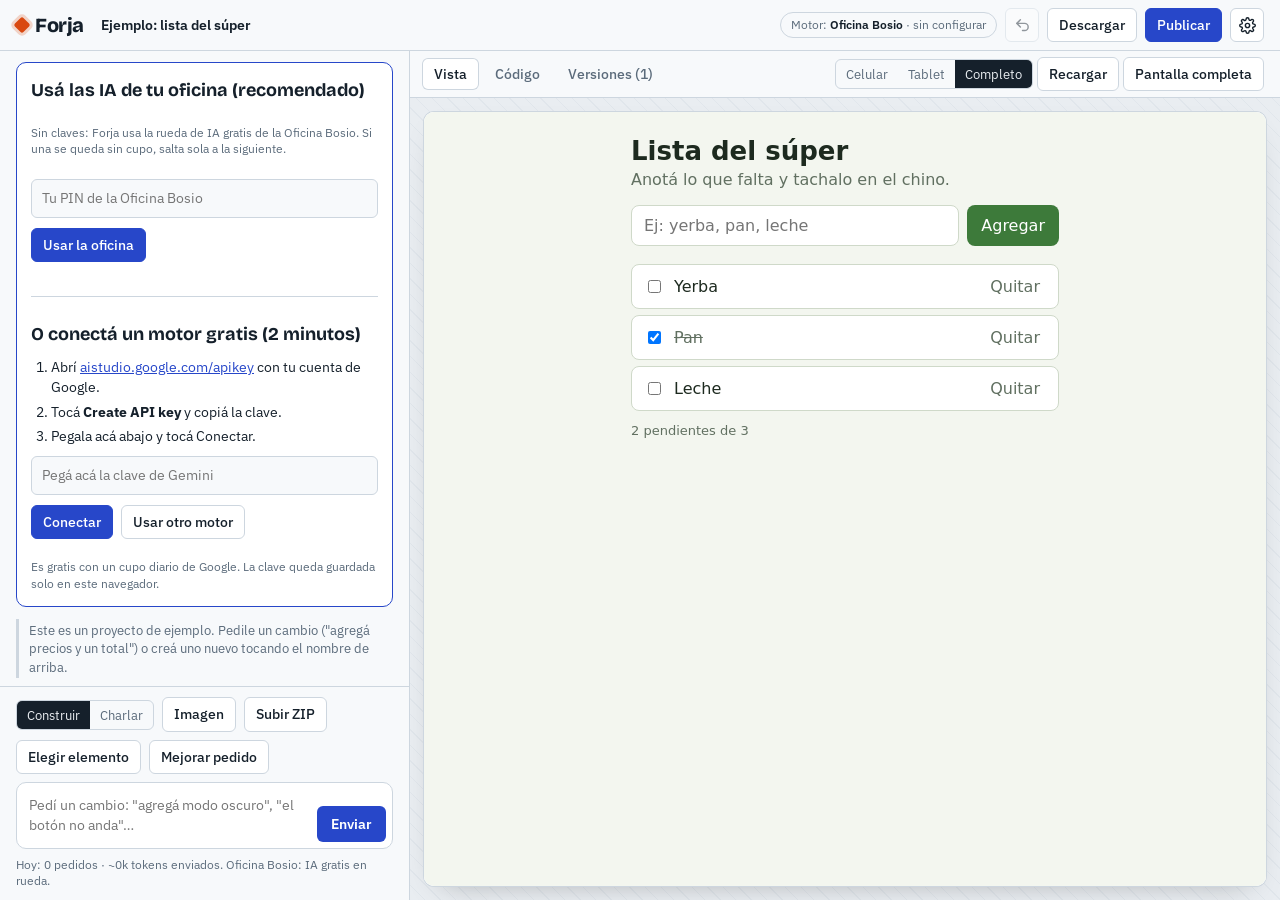
<file: index.html>
<!doctype html><html lang="es"><head><meta charset="utf-8"><meta name="description" content="Forja: creá apps, juegos y webs con IA desde el navegador."><meta name="viewport" content="width=device-width,initial-scale=1,viewport-fit=cover"><style>:root{color-scheme:light;padding-top:env(safe-area-inset-top);padding-bottom:env(safe-area-inset-bottom)}body{margin:0;font:14px system-ui}img{max-width:100%}[hidden]{display:none!important}</style></head><body><title>Forja</title>
<meta name="claude:viewport-fit-sides" content="cover">
<link rel="preconnect" href="https://fonts.googleapis.com">
<link rel="preconnect" href="https://fonts.gstatic.com" crossorigin>
<link rel="stylesheet" href="https://fonts.googleapis.com/css2?family=Bricolage+Grotesque:opsz,wght@12..96,600;12..96,800&family=IBM+Plex+Sans:wght@400;500;600&family=JetBrains+Mono:wght@400;500&display=swap">
<style>
/* Layout: chat a la izquierda (el taller), banco de trabajo a la derecha (vista, código, versiones). En celular, una pestaña por vez. */
:root{
  --bg:#e9edf1; --panel:#f7f9fb; --raised:#ffffff; --ink:#15202b; --muted:#5b6b7b; --line:#cdd6df;
  --accent:#2747c9; --accent-ink:#ffffff; --ember:#d9480f; --ok:#1f7a4d; --warn:#a15c00; --bad:#b42318;
  --user:#dfe6ff; --code-bg:#0f1720; --code-ink:#d6e2ee;
  --f-display:"Bricolage Grotesque", "Segoe UI", system-ui, sans-serif;
  --f-body:"IBM Plex Sans", system-ui, -apple-system, "Segoe UI", sans-serif;
  --f-mono:"JetBrains Mono", ui-monospace, "SFMono-Regular", Menlo, Consolas, monospace;
  --r-s:6px; --r-m:10px;
}
@media (prefers-color-scheme: dark){:root:not([data-theme="light"]){
  --bg:#0e141b; --panel:#141c25; --raised:#1a2430; --ink:#e4ebf2; --muted:#93a3b4; --line:#2a3846;
  --accent:#7d97ff; --accent-ink:#0b1020; --ember:#ff7a45; --ok:#4cc38a; --warn:#f0b357; --bad:#ff6b5e;
  --user:#22305a; --code-bg:#0a0f15; --code-ink:#d6e2ee; color-scheme:dark}}
:root[data-theme="dark"]{
  --bg:#0e141b; --panel:#141c25; --raised:#1a2430; --ink:#e4ebf2; --muted:#93a3b4; --line:#2a3846;
  --accent:#7d97ff; --accent-ink:#0b1020; --ember:#ff7a45; --ok:#4cc38a; --warn:#f0b357; --bad:#ff6b5e;
  --user:#22305a; --code-bg:#0a0f15; --code-ink:#d6e2ee; color-scheme:dark}
html,body{height:100%}
body{background:var(--bg);color:var(--ink);font-family:var(--f-body);font-size:14px;line-height:1.45;overflow:hidden;margin:0}
*{box-sizing:border-box}
button,input,select,textarea{font:inherit;color:inherit}
button{cursor:pointer}
a{color:var(--accent)}
:focus-visible{outline:2px solid var(--accent);outline-offset:2px}
.app{display:block}
.top{display:flex;align-items:center;gap:8px;padding-block:8px;padding-left:max(16px,env(safe-area-inset-left,0px));padding-right:max(16px,env(safe-area-inset-right,0px));border-bottom:1px solid var(--line);background:var(--panel);min-width:0}
.brand{font-family:var(--f-display);font-weight:800;font-size:20px;letter-spacing:-.02em;display:flex;align-items:center;gap:7px;white-space:nowrap}
.brand .spark{width:12px;height:12px;border-radius:2px;background:var(--ember);transform:rotate(45deg);box-shadow:0 0 0 3px color-mix(in srgb,var(--ember) 22%,transparent)}
.proj{display:flex;align-items:center;gap:6px;min-width:0;flex:1}
.proj button.name{border:1px solid transparent;background:none;padding:4px 8px;border-radius:var(--r-s);font-weight:600;white-space:nowrap;overflow:hidden;text-overflow:ellipsis;max-width:100%}
.proj button.name:hover{border-color:var(--line)}
.engine-chip{font-size:12px;color:var(--muted);border:1px solid var(--line);border-radius:999px;padding:3px 10px;white-space:nowrap;background:none}
.engine-chip b{color:var(--ink);font-weight:600}
.btn{border:1px solid var(--line);background:var(--raised);border-radius:var(--r-s);padding:6px 11px;font-weight:500;white-space:nowrap;text-decoration:none;display:inline-flex;align-items:center;gap:6px}
.btn:hover{border-color:var(--muted)}
.btn.primary{background:var(--accent);color:var(--accent-ink);border-color:var(--accent)}
.btn.danger{color:var(--bad)}
.btn[disabled]{opacity:.5;cursor:not-allowed}
.icon-btn{border:1px solid var(--line);background:var(--raised);border-radius:var(--r-s);width:34px;height:34px;display:inline-grid;place-items:center;flex:none}
.icon-btn svg{width:17px;height:17px}
.icon-btn[disabled]{opacity:.45}
.main{display:grid;grid-template-columns:minmax(320px,410px) 1fr;min-height:0;position:fixed;left:0;right:0;bottom:0;top:51px}
.chat{display:flex;flex-direction:column;min-height:0;border-right:1px solid var(--line);background:var(--panel)}
.msgs{flex:1;overflow-y:auto;padding-block:16px 8px;padding-left:max(16px,env(safe-area-inset-left,0px));padding-right:16px;display:flex;flex-direction:column;gap:12px}
.msg{max-width:100%;min-width:0;overflow-wrap:anywhere}
.msg.user{align-self:flex-end;background:var(--user);padding:8px 12px;border-radius:12px 12px 2px 12px;max-width:88%;white-space:pre-wrap}
.msg.user img{display:block;max-height:90px;border-radius:6px;margin-top:6px}
.msg.ai{white-space:pre-wrap}
.msg.ai .who{font-family:var(--f-display);font-weight:600;font-size:12px;color:var(--muted);margin-bottom:2px;display:flex;gap:6px;align-items:center;flex-wrap:wrap}
.msg.note{font-size:12.5px;color:var(--muted);border-left:3px solid var(--line);padding:2px 0 2px 10px;white-space:pre-wrap}
.msg.note.bad{border-color:var(--bad);color:var(--ink)}
.msg.note.ok{border-color:var(--ok);color:var(--ink)}
.msg .acts{display:flex;gap:6px;flex-wrap:wrap;margin-top:6px;white-space:normal}
.progress{display:inline-flex;align-items:center;gap:8px;font-size:12.5px;color:var(--muted);margin-top:6px;font-variant-numeric:tabular-nums}
.dot{width:8px;height:8px;border-radius:50%;background:var(--ember);animation:pulse 1s ease-in-out infinite}
@keyframes pulse{50%{opacity:.25}}
@media (prefers-reduced-motion:reduce){.dot{animation:none}}
.composer{border-top:1px solid var(--line);padding-block:10px calc(10px + env(safe-area-inset-bottom,0px));padding-left:max(16px,env(safe-area-inset-left,0px));padding-right:16px;display:flex;flex-direction:column;gap:8px;background:var(--panel)}
.seg{display:inline-flex;border:1px solid var(--line);border-radius:var(--r-s);overflow:hidden;flex:none}
.seg button{border:0;background:none;padding:5px 10px;font-size:12.5px;color:var(--muted)}
.seg button[aria-pressed="true"]{background:var(--ink);color:var(--bg)}
.row{display:flex;gap:8px;align-items:center;flex-wrap:wrap}
.chips{display:flex;gap:6px;flex-wrap:wrap}
.chip{font-size:12px;border:1px solid var(--line);border-radius:999px;padding:3px 9px;display:inline-flex;gap:6px;align-items:center;background:var(--raised);max-width:100%}
.chip img{width:22px;height:22px;object-fit:cover;border-radius:4px}
.chip span{overflow:hidden;text-overflow:ellipsis;white-space:nowrap;max-width:200px}
.chip button{border:0;background:none;padding:0;color:var(--muted);line-height:1}
.inputwrap{display:flex;gap:8px;align-items:flex-end;border:1px solid var(--line);border-radius:var(--r-m);background:var(--raised);padding:6px}
.inputwrap:focus-within{border-color:var(--accent)}
#prompt{flex:1;border:0;background:none;resize:none;min-height:44px;max-height:180px;padding:6px;outline:none;min-width:0}
.send{background:var(--accent);color:var(--accent-ink);border:0;border-radius:var(--r-s);height:36px;padding:0 14px;font-weight:600;flex:none}
.send.stop{background:var(--bad);color:#fff}
.hint{font-size:11.5px;color:var(--muted)}
.work{display:flex;flex-direction:column;min-height:0;min-width:0}
.tabs{display:flex;align-items:center;gap:4px;padding-block:6px;padding-left:12px;padding-right:max(16px,env(safe-area-inset-right,0px));border-bottom:1px solid var(--line);background:var(--panel);flex-wrap:wrap}
.tab{border:0;background:none;padding:6px 12px;border-radius:var(--r-s);color:var(--muted);font-weight:500}
.tab[aria-selected="true"]{background:var(--raised);color:var(--ink);box-shadow:inset 0 0 0 1px var(--line)}
.tabs .spacer{flex:1}
.pane{flex:1;min-height:0;display:flex;flex-direction:column}
.stage{flex:1;min-height:0;display:flex;justify-content:center;align-items:stretch;padding:14px;overflow:auto;background:repeating-linear-gradient(45deg,var(--bg) 0 10px,color-mix(in srgb,var(--line) 30%,var(--bg)) 10px 11px)}
.frame-wrap{width:100%;height:100%;max-width:100%;background:#fff;border-radius:var(--r-m);box-shadow:0 0 0 1px var(--line),0 12px 30px -18px rgba(0,0,0,.35);overflow:hidden;transition:max-width .2s;position:relative}
.frame-wrap.m{max-width:390px}.frame-wrap.t{max-width:820px}
iframe{border:0;width:100%;height:100%;display:block;background:#fff}
.empty{position:absolute;inset:0;display:grid;place-items:center;background:var(--raised);color:var(--muted);text-align:center;padding:24px}
.errbar{display:flex;gap:10px;align-items:center;flex-wrap:wrap;padding:8px 14px;background:color-mix(in srgb,var(--bad) 12%,var(--panel));border-bottom:1px solid var(--line);font-size:13px}
.errbar code{font-family:var(--f-mono);font-size:12px;overflow-wrap:anywhere;min-width:0}
.picking-banner{padding:6px 14px;background:color-mix(in srgb,var(--accent) 14%,var(--panel));font-size:13px;border-bottom:1px solid var(--line)}
.code-area{flex:1;min-height:0;display:flex;flex-direction:column}
.filebar{display:flex;gap:6px;align-items:center;padding:6px 12px;border-bottom:1px solid var(--line);background:var(--panel);overflow-x:auto}
.fbtn{border:1px solid var(--line);background:none;border-radius:var(--r-s);padding:4px 10px;font-family:var(--f-mono);font-size:12px;white-space:nowrap}
.fbtn[aria-pressed="true"]{background:var(--raised);border-color:var(--accent);color:var(--ink)}
.fbtn.add{font-family:var(--f-body)}
#codeEd{flex:1;width:100%;border:0;resize:none;padding:14px 16px;background:var(--code-bg);color:var(--code-ink);font-family:var(--f-mono);font-size:12.5px;line-height:1.55;tab-size:2;white-space:pre;overflow:auto;outline:none}
.codebar{display:flex;gap:8px;align-items:center;padding:8px 14px;border-top:1px solid var(--line);background:var(--panel);flex-wrap:wrap;font-size:12.5px;color:var(--muted)}
.versions{flex:1;overflow:auto;padding-block:14px;padding-left:16px;padding-right:max(16px,env(safe-area-inset-right,0px))}
.vlist{list-style:none;margin:0;padding:0;display:flex;flex-direction:column;border:1px solid var(--line);border-radius:var(--r-m);background:var(--raised);overflow:hidden}
.vlist li{display:grid;grid-template-columns:auto 1fr auto;gap:12px;align-items:center;padding:10px 14px;border-top:1px solid var(--line)}
.vlist li:first-child{border-top:0}
.vlist .n{font-family:var(--f-mono);font-size:12px;color:var(--muted);font-variant-numeric:tabular-nums}
.vlist .lbl{min-width:0}
.vlist .lbl div{white-space:nowrap;overflow:hidden;text-overflow:ellipsis}
.vlist .lbl small{color:var(--muted);font-variant-numeric:tabular-nums}
.vlist li.cur{background:color-mix(in srgb,var(--accent) 8%,var(--raised))}
.badge{font-size:11px;border-radius:999px;padding:1px 8px;background:var(--accent);color:var(--accent-ink);white-space:nowrap}
.badge.ok{background:var(--ok);color:#fff}
.scrim{position:fixed;inset:0;background:rgba(10,15,20,.4);z-index:40}
.drawer{position:fixed;top:0;bottom:0;right:0;width:min(460px,100%);background:var(--panel);z-index:41;border-left:1px solid var(--line);display:flex;flex-direction:column;padding-top:env(safe-area-inset-top,0px);padding-bottom:env(safe-area-inset-bottom,0px);padding-right:env(safe-area-inset-right,0px)}
.drawer header{display:flex;align-items:center;justify-content:space-between;padding:14px 16px;border-bottom:1px solid var(--line)}
.drawer h2{font-family:var(--f-display);font-size:19px;margin:0;font-weight:700;letter-spacing:-.01em}
.drawer .body{flex:1;overflow:auto;padding:16px;display:flex;flex-direction:column;gap:18px}
.field{display:flex;flex-direction:column;gap:5px}
.field label{font-weight:600;font-size:13px}
.field small{color:var(--muted)}
.field input,.field select,.field textarea{border:1px solid var(--line);background:var(--raised);border-radius:var(--r-s);padding:8px 10px;width:100%;min-width:0}
.field textarea{min-height:90px;resize:vertical}
.group{border:1px solid var(--line);border-radius:var(--r-m);padding:14px;display:flex;flex-direction:column;gap:12px;background:var(--raised)}
.group h3{margin:0;font-size:14px;font-family:var(--f-display);font-weight:700}
.group p{margin:0}
.callout{font-size:13px;border-left:3px solid var(--warn);padding:6px 10px;background:color-mix(in srgb,var(--warn) 9%,transparent)}
.callout.ok{border-color:var(--ok);background:color-mix(in srgb,var(--ok) 9%,transparent)}
.steps{margin:0;padding-left:20px;display:flex;flex-direction:column;gap:4px}
.plist{display:flex;flex-direction:column;gap:6px}
.pitem{display:flex;gap:8px;align-items:center;border:1px solid var(--line);border-radius:var(--r-s);padding:8px 10px;background:var(--raised);flex-wrap:wrap}
.pitem.cur{border-color:var(--accent)}
.pitem .t{flex:1;min-width:0}
.pitem .t div{font-weight:600;white-space:nowrap;overflow:hidden;text-overflow:ellipsis}
.pitem .t small{color:var(--muted)}
.ideas{display:flex;flex-direction:column;gap:6px;margin-top:4px}
.idea{text-align:left;border:1px dashed var(--line);background:none;border-radius:var(--r-s);padding:8px 10px;color:var(--ink)}
.idea:hover{border-style:solid;border-color:var(--accent)}
.welcome h1{font-family:var(--f-display);font-weight:800;font-size:28px;line-height:1.05;letter-spacing:-.025em;margin:4px 0 6px;text-wrap:balance}
.welcome p{margin:0 0 6px;color:var(--muted);max-width:60ch}
.setup{border:1px solid var(--accent);border-radius:var(--r-m);padding:14px;background:var(--raised);display:flex;flex-direction:column;gap:10px;white-space:normal}
.setup h2{margin:0;font-family:var(--f-display);font-size:18px}
.setup .field input{border:1px solid var(--line);border-radius:var(--r-s);padding:8px 10px;background:var(--panel)}
.mobtabs{display:none}
.toast{position:fixed;left:50%;transform:translateX(-50%);bottom:calc(18px + env(safe-area-inset-bottom,0px));background:var(--ink);color:var(--bg);padding:8px 14px;border-radius:999px;font-size:13px;z-index:80;max-width:calc(100% - 32px)}
.url{font-family:var(--f-mono);font-size:12.5px;overflow-wrap:anywhere;user-select:all}
@media (max-width:860px){
  .main{grid-template-columns:1fr}
  .chat{border-right:0}
  .main[data-m="chat"] .work{display:none}
  .main:not([data-m="chat"]) .chat{display:none}
  .mobtabs{display:flex;gap:4px;padding-block:6px;padding-left:max(16px,env(safe-area-inset-left,0px));padding-right:max(16px,env(safe-area-inset-right,0px));border-bottom:1px solid var(--line);background:var(--panel);overflow-x:auto}
  .tabs .tab{display:none}
  .hide-sm{display:none}
  .stage{padding:8px}
  .frame-wrap.m,.frame-wrap.t{max-width:100%}
}
</style>

<div class="app" id="app">
  <div class="top" id="topbar">
    <div class="brand" aria-label="Forja"><span class="spark" aria-hidden="true"></span>Forja</div>
    <div class="proj"><button class="name" id="projBtn" title="Proyectos">Proyecto</button></div>
    <button class="engine-chip hide-sm" id="engineChip" title="Motor de IA"></button>
    <button class="icon-btn" id="undoBtn" title="Deshacer último cambio" aria-label="Deshacer último cambio"><svg viewBox="0 0 24 24" fill="none" stroke="currentColor" stroke-width="2" stroke-linecap="round" stroke-linejoin="round"><path d="M9 14 4 9l5-5"/><path d="M4 9h11a5 5 0 0 1 0 10h-3"/></svg></button>
    <button class="btn hide-sm" id="dlBtn">Descargar</button>
    <button class="btn primary" id="pubBtn">Publicar</button>
    <button class="icon-btn" id="setBtn" title="Ajustes" aria-label="Ajustes"><svg viewBox="0 0 24 24" fill="none" stroke="currentColor" stroke-width="2" stroke-linecap="round" stroke-linejoin="round"><circle cx="12" cy="12" r="3"/><path d="M19.4 15a1.7 1.7 0 0 0 .3 1.8l.1.1a2 2 0 1 1-2.8 2.8l-.1-.1a1.7 1.7 0 0 0-1.8-.3 1.7 1.7 0 0 0-1 1.5V21a2 2 0 1 1-4 0v-.1a1.7 1.7 0 0 0-1.1-1.5 1.7 1.7 0 0 0-1.8.3l-.1.1a2 2 0 1 1-2.8-2.8l.1-.1a1.7 1.7 0 0 0 .3-1.8 1.7 1.7 0 0 0-1.5-1H3a2 2 0 1 1 0-4h.1a1.7 1.7 0 0 0 1.5-1.1 1.7 1.7 0 0 0-.3-1.8l-.1-.1a2 2 0 1 1 2.8-2.8l.1.1a1.7 1.7 0 0 0 1.8.3H9a1.7 1.7 0 0 0 1-1.5V3a2 2 0 1 1 4 0v.1a1.7 1.7 0 0 0 1 1.5 1.7 1.7 0 0 0 1.8-.3l.1-.1a2 2 0 1 1 2.8 2.8l-.1.1a1.7 1.7 0 0 0-.3 1.8V9a1.7 1.7 0 0 0 1.5 1H21a2 2 0 1 1 0 4h-.1a1.7 1.7 0 0 0-1.5 1z"/></svg></button>
  </div>
  <div class="mobtabs" role="tablist" id="mobtabs">
    <button class="tab" data-m="chat" aria-selected="true">Chat</button>
    <button class="tab" data-m="view" aria-selected="false">Vista</button>
    <button class="tab" data-m="code" aria-selected="false">Código</button>
    <button class="tab" data-m="ver" aria-selected="false">Versiones</button>
  </div>
</div>
<div class="main" id="main" data-m="chat"></div>

<script id="forja-app">
(function(){
"use strict";
/* ---------- utilidades ---------- */
const $=(s,r=document)=>r.querySelector(s);
const h=(tag,attrs={},...kids)=>{const e=document.createElement(tag);for(const[k,v]of Object.entries(attrs||{})){if(v==null||v===false)continue;if(k==="class")e.className=v;else if(k.startsWith("on"))e.addEventListener(k.slice(2),v);else e.setAttribute(k,v===true?"":v)}for(const k of kids.flat()){if(k==null||k===false||k==="")continue;e.append(k.nodeType?k:document.createTextNode(String(k)))}return e};
const uid=()=>Math.random().toString(36).slice(2,9)+Date.now().toString(36).slice(-4);
const lines=s=>s?s.split("\n").length:0;
const fmtTime=t=>{const d=new Date(t);return d.toLocaleDateString("es-AR",{day:"2-digit",month:"2-digit"})+" "+d.toLocaleTimeString("es-AR",{hour:"2-digit",minute:"2-digit"})};
const store={get(k,d){try{const v=localStorage.getItem("forja:"+k);return v==null?d:JSON.parse(v)}catch(e){return d}},set(k,v){try{localStorage.setItem("forja:"+k,JSON.stringify(v));return true}catch(e){return false}}};
const SC="scr"+"ipt";
const isSmall=()=>window.matchMedia("(max-width:860px)").matches;
function toast(msg){const t=h("div",{class:"toast",role:"status"},msg);document.body.append(t);setTimeout(()=>t.remove(),2800)}
async function copyText(s){try{await navigator.clipboard.writeText(s);toast("Copiado");return true}catch(e){toast("No pude copiar automáticamente: seleccioná el texto y copialo.");return false}}
const utf8b64=s=>{const b=new TextEncoder().encode(s);let out="";for(let i=0;i<b.length;i+=0x8000)out+=String.fromCharCode.apply(null,b.subarray(i,i+0x8000));return btoa(out)};
const slug=s=>(s||"app").toLowerCase().normalize("NFD").replace(/[\u0300-\u036f]/g,"").replace(/[^a-z0-9]+/g,"-").replace(/^-|-$/g,"").slice(0,40)||"app";
const langOf=n=>{const e=(n.split(".").pop()||"").toLowerCase();return{html:"html",htm:"html",css:"css",js:"js",mjs:"js",json:"json",sql:"sql",md:"md",svg:"svg",txt:"text"}[e]||"text"};
const sortFiles=fs=>Object.keys(fs).sort((a,b)=>(a==="index.html"?-1:b==="index.html"?1:a.localeCompare(b)));

/* ---------- dónde corre Forja ---------- */
const hasClaude=!!(window.claude&&typeof window.claude.use==="function");
const WEB=!hasClaude; /* fuera de Claude: puede conectarse a internet (Gemini, OpenRouter, Supabase, GitHub) */

/* ---------- reglas para el modelo ---------- */
const RULES=`Sos Forja, un constructor experto de aplicaciones web, juegos y páginas. Construís lo que pide la persona y tiene que funcionar apenas se abre.

REGLAS TÉCNICAS
- Apps chicas o medianas: un solo archivo index.html con CSS y JS adentro. Apps grandes (más de ~400 líneas): index.html + styles.css + app.js (y otros .js si hace falta), enlazados con <link rel="stylesheet" href="styles.css"> y <script src="app.js"></${SC}>. Scripts clásicos: nada de import/export entre archivos propios.
- Librerías externas solo con <script src> desde https://cdnjs.cloudflare.com, https://cdn.jsdelivr.net/npm/ o https://unpkg.com con versión exacta (ej. chart.js/4.4.1). Fuentes de Google Fonts con fuentes de respaldo.
- Sin servidor propio: nada de fetch a APIs inventadas. Si necesita datos, incluí datos de ejemplo realistas. Para guardar en el dispositivo usá localStorage dentro de try/catch, con respaldo en memoria.
- Prohibido alert(), confirm() y prompt(): hacé diálogos dentro de la página.
- Funcional y completo: sin "TODO", sin funciones vacías, sin lorem ipsum. Contenido real en español rioplatense salvo que pidan otro idioma.
- Responsive desde 360px, controles táctiles y de teclado, foco visible, respetar prefers-reduced-motion.
- Juegos: canvas o DOM con requestAnimationFrame, controles táctiles en pantalla además de teclado, iniciar/pausa/reiniciar, puntaje y récord guardado.
- Imágenes e íconos: dibujalos con SVG en línea o CSS. No uses emojis como íconos.
- Si te pasan una captura de otra app: reproducí estructura, flujos y distribución con nombre, textos, colores y logo propios (nunca la marca original).

DISEÑO
- Paleta y tipografía elegidas para el tema concreto, como variables CSS. Una panadería no se ve como un panel financiero.
- Evitá el look genérico de IA: degradados violeta-azul, fondo crema con acento terracota, negro con un solo verde ácido, todo en tarjetas iguales con la misma sombra, etiquetas en mayúsculas sobre cada título.
- Jerarquía tipográfica clara, espaciado con gap, una sola animación con sentido en vez de muchas.`;

const FMT_FILES=`Cada archivo va en un bloque de código con el lenguaje y el NOMBRE del archivo en la misma línea de apertura, así:
\`\`\`html index.html
...archivo completo...
\`\`\``;
const FMT_NEW=`FORMATO DE RESPUESTA
1) Una a tres oraciones en español diciendo qué construiste.
2) Los archivos COMPLETOS. ${FMT_FILES}
Siempre tiene que haber un index.html. Nada después del último bloque.`;
const FMT_EDIT=`FORMATO DE RESPUESTA PARA MODIFICAR
1) Una a tres oraciones en español diciendo qué cambiaste.
2) Bloques de cambio con EXACTAMENTE este formato (el nombre del archivo va después de BUSCAR):
<<<<<<< BUSCAR index.html
(líneas copiadas EXACTAS del archivo actual, con los mismos espacios)
=======
(cómo quedan esas líneas)
>>>>>>> REEMPLAZAR
Reglas: tocá solo lo necesario; nunca borres funciones que ya andan salvo que lo pidan; cada BUSCAR debe ser único en su archivo y lo más corto posible pero suficiente para ser único; preferí varios bloques chicos.
Para crear un archivo nuevo o reemplazar uno entero, mandalo completo como bloque de código con su nombre. ${FMT_FILES}
Para borrar un archivo escribí una línea: BORRAR ARCHIVO: nombre.ext
Si el cambio afecta a más de la mitad del proyecto, mandá todos los archivos completos en vez de bloques de cambio.`;
const FMT_CHAT=`MODO CHARLA: respondé, aconsejá o armá un plan en español claro y breve. NO escribas código ni bloques de cambio. Si conviene, terminá proponiendo el pedido concreto que la persona podría mandar en modo Construir.`;
function dbRules(db){return`BASE DE DATOS Y USUARIOS (Supabase ya está configurado para este proyecto; usalo cuando la app necesite guardar datos compartidos, cuentas de usuario o login):
- Cargá la librería con <script src="https://cdn.jsdelivr.net/npm/@supabase/supabase-js@2.45.4/dist/umd/supabase.js"></${SC}> y creá el cliente así (el almacenamiento seguro es obligatorio):
const __mem={};const safeStore={getItem:k=>{try{return localStorage.getItem(k)}catch(e){return k in __mem?__mem[k]:null}},setItem:(k,v)=>{try{localStorage.setItem(k,v)}catch(e){__mem[k]=v}},removeItem:k=>{try{localStorage.removeItem(k)}catch(e){delete __mem[k]}}};
const sb=supabase.createClient(${JSON.stringify(db.url)},${JSON.stringify(db.anon)},{auth:{storage:safeStore,persistSession:true,detectSessionInUrl:false}});
- Login con email y contraseña: sb.auth.signUp, sb.auth.signInWithPassword, sb.auth.signOut y sb.auth.onAuthStateChange, con pantalla de ingreso/registro clara y mensajes de error entendibles.
- Tablas con Row Level Security activado; cada fila con user_id uuid default auth.uid() references auth.users; políticas según el pedido (por defecto cada usuario ve y edita lo suyo).
- Cada vez que crees o cambies tablas, mandá el SQL completo e idempotente (create table if not exists, alter table ... enable row level security, drop policy if exists + create policy) en un bloque \`\`\`sql supabase.sql
- Mostrá estados de carga y errores de red con mensajes claros.`}

/* ---------- ejemplo inicial ---------- */
const SAMPLE=`<!DOCTYPE html>
<html lang="es"><head><meta charset="utf-8"><meta name="description" content="Forja: creá apps, juegos y webs con IA desde el navegador."><meta name="viewport" content="width=device-width,initial-scale=1">
<title>Lista del súper</title>
<style>
:root{--bg:#f3f6ef;--ink:#1d2a1f;--accent:#3d7a3a;--line:#cfd9c9;--muted:#617061}
*{box-sizing:border-box}body{margin:0;font-family:system-ui,sans-serif;background:var(--bg);color:var(--ink)}
main{max-width:460px;margin:0 auto;padding:24px 16px}
h1{font-size:26px;margin:0 0 4px}p{margin:0 0 16px;color:var(--muted)}
form{display:flex;gap:8px}form input{flex:1;padding:10px 12px;border:1px solid var(--line);border-radius:8px;font:inherit}
button{font:inherit;border:0;border-radius:8px;padding:10px 14px;background:var(--accent);color:#fff;cursor:pointer}
ul{list-style:none;padding:0;margin:18px 0 0;display:flex;flex-direction:column;gap:6px}
li{display:flex;align-items:center;gap:10px;background:#fff;border:1px solid var(--line);border-radius:8px;padding:10px 12px}
li.done span{text-decoration:line-through;color:var(--muted)}li span{flex:1}
li button{background:none;color:var(--muted);padding:2px 6px}
.total{margin-top:12px;font-size:13px;color:var(--muted)}
</style></head><body><main>
<h1>Lista del súper</h1><p>Anotá lo que falta y tachalo en el chino.</p>
<form id="f"><input id="i" placeholder="Ej: yerba, pan, leche" aria-label="Producto"><button>Agregar</button></form>
<ul id="l"></ul><div class="total" id="t"></div>
</main>
<${SC}>
let items;try{items=JSON.parse(localStorage.getItem("super")||"null")}catch(e){}
items=items||[{n:"Yerba",d:false},{n:"Pan",d:true},{n:"Leche",d:false}];
const save=()=>{try{localStorage.setItem("super",JSON.stringify(items))}catch(e){}};
function render(){const l=document.getElementById("l");l.innerHTML="";items.forEach((it,ix)=>{const li=document.createElement("li");if(it.d)li.className="done";
const c=document.createElement("input");c.type="checkbox";c.checked=it.d;c.onchange=()=>{it.d=c.checked;save();render()};
const s=document.createElement("span");s.textContent=it.n;const b=document.createElement("button");b.textContent="Quitar";b.onclick=()=>{items.splice(ix,1);save();render()};
li.append(c,s,b);l.append(li)});document.getElementById("t").textContent=items.filter(x=>!x.d).length+" pendientes de "+items.length}
document.getElementById("f").onsubmit=e=>{e.preventDefault();const v=document.getElementById("i").value.trim();if(!v)return;items.push({n:v,d:false});document.getElementById("i").value="";save();render()};
render();
</${SC}></body></html>
`;

/* ---------- estado ---------- */
function newProject(name){return{id:uid(),name,created:Date.now(),updated:Date.now(),notes:"",files:{},versions:[],chat:[],db:{url:"",anon:""},pub:null}}
function migrate(p){if(!p.files){p.files=p.html?{"index.html":p.html}:{};delete p.html}
  p.versions=(p.versions||[]).map(v=>v.files?v:{id:v.id||uid(),ts:v.ts,label:v.label,files:{"index.html":v.html||""}});
  p.db=p.db||{url:"",anon:""};p.chat=p.chat||[];p.notes=p.notes||"";return p}
let projects=store.get("projects",null);
if(Array.isArray(projects)&&projects.length)projects=projects.map(migrate);
else{
  const p=newProject("Ejemplo: lista del súper");
  p.files={"index.html":SAMPLE};p.versions=[{id:uid(),ts:Date.now(),label:"Ejemplo incluido con Forja",files:{"index.html":SAMPLE}}];
  p.chat=[{role:"note",text:"Este es un proyecto de ejemplo. Pedile un cambio (\"agregá precios y un total\") o creá uno nuevo tocando el nombre de arriba."}];
  projects=[p];
}
let curId=store.get("cur",projects[0].id);
if(!projects.find(p=>p.id===curId))curId=projects[0].id;
const defaults={engine:hasClaude?"claude":"gemini",tier:"default",keys:{},models:{gemini:"",anthropic:"claude-sonnet-5-5",openrouter:"",openai:""},baseUrl:"",gh:{token:"",login:""}};
let settings=Object.assign({},defaults,store.get("settings",{}));
settings.keys=Object.assign({},settings.keys);settings.models=Object.assign({},defaults.models,settings.models);settings.gh=Object.assign({token:"",login:""},settings.gh);
if(!hasClaude&&settings.engine==="claude")settings.engine="gemini";
try{if(!settings.keys.oficina){const op=localStorage.getItem("of-pin");if(op)settings.keys.oficina=op}}catch(e){}
if(!hasClaude&&settings.engine==="gemini"&&!settings.keys.gemini)settings.engine="oficina";
let usage=store.get("usage",{day:"",calls:0,chars:0});
const today=new Date().toISOString().slice(0,10);if(usage.day!==today)usage={day:today,calls:0,chars:0};
let mode="build",attachments=[],picked=null,busy=null,lastErrors=[],picking=false,previewFiles=null,saveWarned=false,curFile="index.html";
let sampleFn=null,sampleLimits=null,claudeChecked=!hasClaude;
const cur=()=>projects.find(p=>p.id===curId);
const entryOf=fs=>fs["index.html"]!=null?"index.html":(Object.keys(fs).find(n=>/\.html?$/i.test(n))||null);
const hasApp=p=>!!entryOf(p.files);
let saveT;function persist(){clearTimeout(saveT);saveT=setTimeout(()=>{
  for(const p of projects){if(p.versions.length>30)p.versions=p.versions.slice(-30);if(p.chat.length>80)p.chat=p.chat.slice(-80)}
  let ok=store.set("projects",projects);
  if(!ok){for(const p of projects)if(p.versions.length>6)p.versions=p.versions.slice(-6);ok=store.set("projects",projects)}
  if(!ok&&!saveWarned){saveWarned=true;toast("El navegador se quedó sin lugar. Exportá tus proyectos desde Proyectos.")}
  store.set("cur",curId);store.set("settings",settings);store.set("usage",usage);
},250)}

/* ---------- motores ---------- */
const OFICINA="https://oficina-buzon.uwuubuntu83.workers.dev";
const ENGINES={oficina:"Oficina Bosio (todas las IA gratis, nunca se queda sin)",claude:"Claude (tu cuenta)",gemini:"Google Gemini (gratis)",openrouter:"OpenRouter (modelos gratis)",anthropic:"Anthropic (tu clave)",openai:"Otro compatible (OpenAI, Groq…)"};
async function initClaude(){
  if(hasClaude){try{sampleFn=await window.claude.use("sample")}catch(e){sampleFn=null}
    if(sampleFn){try{sampleLimits=await sampleFn.limits()}catch(e){sampleLimits=null}}}
  claudeChecked=true;renderTop();renderComposer();renderMsgs();
}
function engineReady(){const e=settings.engine;if(e==="oficina")return WEB&&!!settings.keys.oficina;if(e==="claude")return!!sampleFn||!claudeChecked;if(!WEB)return false;if(e==="openai")return!!(settings.baseUrl&&settings.models.openai);return!!(settings.keys[e]&&settings.models[e])}

async function readSSE(res,onData,signal){
  const rd=res.body.getReader();const dec=new TextDecoder();let buf="";
  while(true){if(signal&&signal.aborted)throw{code:"cancelled"};const{value,done}=await rd.read();if(done)break;buf+=dec.decode(value,{stream:true});
    let i;while((i=buf.indexOf("\n"))>=0){const line=buf.slice(0,i).trim();buf=buf.slice(i+1);if(!line.startsWith("data:"))continue;const d=line.slice(5).trim();if(!d||d==="[DONE]")continue;let j;try{j=JSON.parse(d)}catch(e){continue}onData(j)}}
}
async function httpErr(res,eng){let t="";try{t=await res.text()}catch(e){}let m=t;try{const j=JSON.parse(t);m=(j.error&&(j.error.message||j.error))||j.message||t}catch(e){}
  const why=res.status===401||res.status===403?"La clave no es válida o no tiene permiso.":res.status===429?"Se llegó al límite gratis de este modelo por ahora. Esperá un minuto o elegí otro modelo gratis en Ajustes.":res.status===404?"El modelo no existe con ese nombre. Elegí otro en Ajustes.":res.status===402?"Ese modelo requiere saldo. Elegí uno gratis en Ajustes.":"El proveedor respondió con un error.";
  return{code:"http",status:res.status,message:why+" ("+res.status+") "+String(m).slice(0,220)}}
function b64(blob){return new Promise((ok,ko)=>{const r=new FileReader();r.onload=()=>ok(String(r.result).split(",")[1]);r.onerror=ko;r.readAsDataURL(blob)})}

async function callAI(turns,opt={}){
  try{return await callAI0(turns,opt)}
  catch(e){const eng=settings.engine;
    if(eng!=="oficina"&&settings.keys.oficina&&WEB&&!(e&&e.code==="cancelled")){const prev=settings.engine;settings.engine="oficina";
      try{const r=await callAI0(turns,opt);toast("Tu motor falló, lo hizo la oficina ("+(settings.lastModel||"IA gratis")+").");return r}finally{settings.engine=prev}}
    throw e}
}
async function callAI0(turns,{onText,signal,images,quick}={}){
  const eng=settings.engine;let text="",truncated=false;
  const emit=d=>{if(!d)return;text+=d;onText&&onText(text)};
  usage.calls++;usage.chars+=turns.reduce((a,t)=>a+t.content.length,0);
  if(eng==="claude"){
    if(!sampleFn)throw{code:"no_engine",message:"Claude solo funciona cuando abrís Forja dentro de Claude. Elegí otro motor en Ajustes."};
    const opt={onText:({text:t})=>{text=t;onText&&onText(t)},signal,cache:false,modelTier:quick?"quick":(settings.tier||"default")};
    if(images&&images.length){if(!sampleLimits||!sampleLimits.images)throw{code:"images_unavailable",message:"Esta vista no permite mandar imágenes a Claude. Describí la captura con palabras."};opt.images=images.map(a=>a.blob)}
    const r=await sampleFn(turns,opt);return{text:r.text,truncated:r.truncated};
  }
  if(!WEB)throw{code:"no_net",message:"Dentro de Claude, Forja no puede conectarse a "+ENGINES[eng]+". Usá el motor Claude o abrí Forja en la web."};
  if(eng==="oficina"){
    const pin=settings.keys.oficina||"";if(!pin)throw{code:"no_key",message:"Falta tu PIN de la Oficina Bosio. Cargalo en Ajustes."};
    const imgs0=[];for(const a of images||[])imgs0.push({mime:a.blob.type||"image/png",data:await b64(a.blob)});
    const r=await fetch(OFICINA+"/oficina/llm",{method:"POST",signal,headers:{"content-type":"application/json","x-pin":pin},body:JSON.stringify({messages:turns,images:imgs0})});
    if(r.status===401)throw{code:"no_key",message:"El PIN de la oficina no es correcto. Revisalo en Ajustes."};
    const j=await r.json().catch(()=>({}));if(!r.ok||j.error)throw{code:"http",message:j.msg||j.error||("La oficina respondió "+r.status)};
    settings.lastModel=j.modelo||"";emit(j.texto);return{text,truncated:!!j.cortado};
  }
  const key=settings.keys[eng]||"";const model=(settings.models[eng]||"").trim();
  if(eng!=="openai"&&!key)throw{code:"no_key",message:"Falta la clave de "+ENGINES[eng]+". Cargala en Ajustes."};
  if(!model)throw{code:"no_model",message:"Falta elegir el modelo de "+ENGINES[eng]+". Elegilo en Ajustes."};
  const imgs=[];for(const a of images||[])imgs.push({mime:a.blob.type||"image/png",data:await b64(a.blob)});
  let res;
  try{
    if(eng==="gemini"){
      const contents=turns.map((t,i)=>({role:t.role==="assistant"?"model":"user",parts:[{text:t.content}].concat(i===turns.length-1?imgs.map(x=>({inline_data:{mime_type:x.mime,data:x.data}})):[])}));
      res=await fetch("https://generativelanguage.googleapis.com/v1beta/models/"+encodeURIComponent(model.replace(/^models\//,""))+":streamGenerateContent?alt=sse&key="+encodeURIComponent(key),{method:"POST",signal,headers:{"content-type":"application/json"},body:JSON.stringify({contents,generationConfig:{maxOutputTokens:65536,temperature:0.6}})});
      if(!res.ok)throw await httpErr(res,eng);
      await readSSE(res,j=>{if(j.error)throw{code:"http",message:j.error.message||"Error de Gemini"};const c=j.candidates&&j.candidates[0];if(!c)return;for(const p of(c.content&&c.content.parts)||[])if(p.text&&!p.thought)emit(p.text);if(c.finishReason==="MAX_TOKENS")truncated=true},signal);
    }else if(eng==="anthropic"){
      const messages=turns.map((t,i)=>({role:t.role,content:i===turns.length-1&&imgs.length?imgs.map(x=>({type:"image",source:{type:"base64",media_type:x.mime,data:x.data}})).concat([{type:"text",text:t.content}]):t.content}));
      res=await fetch("https://api.anthropic.com/v1/messages",{method:"POST",signal,headers:{"content-type":"application/json","x-api-key":key,"anthropic-version":"2023-06-01","anthropic-dangerous-direct-browser-access":"true"},body:JSON.stringify({model,max_tokens:32000,stream:true,messages})});
      if(!res.ok)throw await httpErr(res,eng);
      await readSSE(res,j=>{if(j.type==="content_block_delta"&&j.delta&&j.delta.type==="text_delta")emit(j.delta.text);if(j.type==="message_delta"&&j.delta&&j.delta.stop_reason==="max_tokens")truncated=true;if(j.type==="error")throw{code:"http",message:(j.error&&j.error.message)||"Error del proveedor"}},signal);
    }else{
      const base=eng==="openrouter"?"https://openrouter.ai/api/v1":(settings.baseUrl||"").replace(/\/+$/,"");
      const messages=turns.map((t,i)=>({role:t.role,content:i===turns.length-1&&imgs.length?[{type:"text",text:t.content}].concat(imgs.map(x=>({type:"image_url",image_url:{url:"data:"+x.mime+";base64,"+x.data}}))):t.content}));
      const headers={"content-type":"application/json"};if(key)headers.authorization="Bearer "+key;if(eng==="openrouter")headers["X-Title"]="Forja";
      res=await fetch(base+"/chat/completions",{method:"POST",signal,headers,body:JSON.stringify({model,stream:true,messages})});
      if(!res.ok)throw await httpErr(res,eng);
      await readSSE(res,j=>{if(j.error)throw{code:"http",message:j.error.message||"Error del proveedor"};const c=j.choices&&j.choices[0];if(!c)return;if(c.delta&&c.delta.content)emit(c.delta.content);if(c.finish_reason==="length")truncated=true},signal);
    }
  }catch(e){
    if(e&&e.name==="AbortError")throw{code:"cancelled",text};
    if(e&&e.code)throw Object.assign({text},e);
    throw{code:"network",text,message:"No se pudo conectar con "+ENGINES[eng]+". Revisá tu conexión a internet y probá de nuevo."};
  }
  if(!text.trim())throw{code:"empty_completion",message:"El modelo no devolvió texto. Probá de nuevo o con otro modelo."};
  return{text,truncated};
}
/* listas de modelos gratis */
async function listGemini(key){const r=await fetch("https://generativelanguage.googleapis.com/v1beta/models?pageSize=200&key="+encodeURIComponent(key));if(!r.ok)throw await httpErr(r,"gemini");const j=await r.json();
  const ms=(j.models||[]).filter(m=>(m.supportedGenerationMethods||[]).includes("generateContent")&&/gemini/.test(m.name)&&!/(embed|tts|image|live|audio|vision|aqa|learnlm|robotics)/i.test(m.name)).map(m=>m.name.replace(/^models\//,""));
  const score=n=>{const v=parseFloat((n.match(/gemini-(\d+(?:\.\d+)?)/)||[])[1]||0);return v*10+(/flash/.test(n)&&!/lite/.test(n)?3:/pro/.test(n)?2:/lite/.test(n)?1:0)-(/(preview|exp|latest|\d{3,}$)/.test(n)?0.5:0)};
  return ms.sort((a,b)=>score(b)-score(a))}
async function listOpenRouterFree(){const r=await fetch("https://openrouter.ai/api/v1/models");if(!r.ok)throw await httpErr(r,"openrouter");const j=await r.json();
  const ids=(j.data||[]).map(m=>m.id).filter(id=>/:free$/.test(id));
  const pref=[/gpt-oss-120b/,/qwen.*coder/,/deepseek/,/kimi|moonshot/,/glm/,/llama-?4|llama-3\.3-70b/,/gemma/];
  const rank=id=>{const i=pref.findIndex(r=>r.test(id));return i<0?99:i};
  return ids.sort((a,b)=>rank(a)-rank(b)||a.localeCompare(b))}

/* ---------- interpretar respuestas ---------- */
const EDIT_RE=/<<<<<<< BUSCAR[ \t]*([^\n]*)\r?\n([\s\S]*?)\r?\n=======\r?\n([\s\S]*?)\r?\n?>>>>>>> REEMPLAZAR/g;
const DEF_NAME={html:"index.html",css:"styles.css",js:"app.js",javascript:"app.js",sql:"supabase.sql",json:"data.json"};
function parseAnswer(t){
  const edits=[];let m;EDIT_RE.lastIndex=0;
  while((m=EDIT_RE.exec(t)))edits.push({file:m[1].trim().replace(/^["'`]|["'`]$/g,"")||null,find:m[2],repl:m[3]});
  const stripped=t.replace(EDIT_RE,s=>"\u0000".repeat(s.length));
  const files=[];const fre=/```([\w+#.-]*)[ \t]*([^\n`]*)\n/g;let f;let lastEnd=0;
  while((f=fre.exec(stripped))){
    const lang=(f[1]||"").toLowerCase();let name=(f[2]||"").trim().replace(/^(file(name)?|archivo)\s*[:=]\s*/i,"").replace(/^["'`]|["'`]$/g,"");
    const start=f.index+f[0].length;let end=stripped.indexOf("\n```",start-1);if(end<start-1)end=-1;
    const content=end>=0?t.slice(start,end+1):t.slice(start);
    if(!name){if(DEF_NAME[lang])name=DEF_NAME[lang];else if(/^\s*<(!doctype|html)/i.test(content))name="index.html";}
    if(name&&/^[\w./-]+\.\w+$/.test(name)&&!/^(bash|sh|text|txt|plaintext)$/.test(lang))files.push({name:name.replace(/^\.\//,""),content:content.replace(/\s+$/,"")+"\n",open:end<0});
    lastEnd=end>=0?end+4:stripped.length;fre.lastIndex=lastEnd;if(end<0)break;
  }
  const deletes=[...t.matchAll(/BORRAR ARCHIVO:\s*([\w./-]+)/g)].map(x=>x[1]);
  const firsts=[t.indexOf("<<<<<<< BUSCAR"),t.search(/```[\w+#.-]*[ \t]*[^\n`]*\n/)].filter(i=>i>=0);
  const cut=firsts.length?Math.min(...firsts):-1;
  const expl=(cut>=0?t.slice(0,cut):t).replace(/BORRAR ARCHIVO:.*$/gm,"").trim();
  return{expl,files,edits,deletes,open:files.some(x=>x.open)};
}
function progressOf(t){const fs=[...t.matchAll(/```[\w+#.-]*[ \t]*([^\n`]*)\n/g)];const ne=(t.match(/<<<<<<< BUSCAR/g)||[]).length;
  if(fs.length){const lastF=fs[fs.length-1];return"Escribiendo "+(lastF[1].trim()||"el código")+" · "+lines(t.slice(lastF.index))+" líneas"}
  if(ne)return"Preparando "+ne+" cambio"+(ne>1?"s":"");return"Pensando"}
function applyEdit(code,e){
  const i=code.indexOf(e.find);
  if(i>=0&&e.find.length&&code.indexOf(e.find,i+1)<0)return{ok:true,code:code.slice(0,i)+e.repl+code.slice(i+e.find.length),n:Math.max(lines(e.find),lines(e.repl))};
  const L=code.split("\n"),F=e.find.split("\n").map(s=>s.trim());while(F.length&&!F[F.length-1])F.pop();while(F.length&&!F[0])F.shift();
  const hits=[];if(F.length)for(let a=0;a+F.length<=L.length;a++){let ok=true;for(let b=0;b<F.length;b++)if(L[a+b].trim()!==F[b]){ok=false;break}if(ok)hits.push(a)}
  if(hits.length===1){const a=hits[0];const ind=(L[a].match(/^\s*/)||[""])[0];const rl=e.repl.split("\n");const base=((rl.find(x=>x.trim())||"").match(/^\s*/)||[""])[0];
    const fixed=rl.map(x=>x.startsWith(base)?ind+x.slice(base.length):x);L.splice(a,F.length,...fixed);return{ok:true,code:L.join("\n"),n:Math.max(F.length,rl.length)}}
  return{ok:false,reason:hits.length>1?"aparece más de una vez":"no coincide con el código actual"};
}

/* ---------- unir archivos para la vista previa ---------- */
function assemble(fs){
  const entry=entryOf(fs);if(!entry)return"";let html=fs[entry];
  const norm=s=>s.replace(/^\.\//,"").split(/[?#]/)[0];
  html=html.replace(/<link\b[^>]*>/gi,tag=>{const hm=tag.match(/href\s*=\s*["']([^"']+)["']/i);if(!hm||!/stylesheet/i.test(tag))return tag;const n=norm(hm[1]);return fs[n]!=null?"<style>/* "+n+" */\n"+fs[n]+"\n</style>":tag});
  html=html.replace(/<script\b([^>]*)\bsrc\s*=\s*["']([^"']+)["']([^>]*)>\s*<\/script>/gi,(all,a,src,b)=>{const n=norm(src);if(fs[n]==null)return all;return"<"+SC+a+b+">/* "+n+" */\n"+fs[n].replace(/<\/script/gi,"<\\/script")+"\n</"+SC+">"});
  return html;
}
const PREVIEW_HEAD=`<${SC}>(function(){var P=parent;function s(m){try{P.postMessage({forja:"err",msg:String(m).slice(0,400)},"*")}catch(e){}}
window.addEventListener("error",function(e){if(e&&e.target&&e.target!==window&&(e.target.src||e.target.href)){s("No se pudo cargar: "+(e.target.src||e.target.href));return}s((e.message||"Error")+(e.lineno?" (línea "+e.lineno+")":""))},true);
window.addEventListener("unhandledrejection",function(e){s("Promesa rechazada: "+(e.reason&&e.reason.message||e.reason))});
var ce=console.error;console.error=function(){s(Array.prototype.join.call(arguments," "));return ce.apply(console,arguments)};
window.alert=function(m){console.log("[alert]",m)};window.confirm=function(){return true};window.prompt=function(m,d){return d||""};
var pick=false,hl=null;function sel(el){var p=[];while(el&&el.nodeType===1&&p.length<5){var s=el.tagName.toLowerCase();if(el.id){p.unshift(s+"#"+el.id);break}if(el.classList.length)s+="."+Array.prototype.slice.call(el.classList,0,2).join(".");p.unshift(s);el=el.parentElement}return p.join(" > ")}
function mk(){if(!hl){hl=document.createElement("div");hl.style.cssText="position:fixed;pointer-events:none;z-index:2147483647;border:2px solid #2747c9;background:rgba(39,71,201,.12);border-radius:3px"}return hl}
document.addEventListener("mouseover",function(e){if(!pick)return;var r=e.target.getBoundingClientRect(),d=mk();if(!d.parentNode)document.body.appendChild(d);d.style.left=r.left+"px";d.style.top=r.top+"px";d.style.width=r.width+"px";d.style.height=r.height+"px"},true);
document.addEventListener("click",function(e){if(!pick)return;e.preventDefault();e.stopPropagation();var t=e.target;pick=false;if(hl&&hl.parentNode)hl.parentNode.removeChild(hl);
P.postMessage({forja:"pick",sel:sel(t),html:t.outerHTML.slice(0,1500),text:(t.innerText||"").slice(0,120)},"*")},true);
window.addEventListener("message",function(e){if(e.data&&e.data.forja==="pick"){pick=!!e.data.on;if(!pick&&hl&&hl.parentNode)hl.parentNode.removeChild(hl)}});})();<\/${SC}>`;
function withHooks(html){if(/<head[^>]*>/i.test(html))return html.replace(/<head[^>]*>/i,m=>m+PREVIEW_HEAD);return PREVIEW_HEAD+html}

/* ---------- interfaz ---------- */
const main=$("#main");
function layoutTop(){const t=$("#app").getBoundingClientRect();main.style.top=Math.round(t.bottom)+"px"}
const chatEl=h("section",{class:"chat","aria-label":"Chat"});
const msgsEl=h("div",{class:"msgs",id:"msgs","aria-live":"polite"});
const composerEl=h("div",{class:"composer"});
chatEl.append(msgsEl,composerEl);
const workEl=h("section",{class:"work","aria-label":"Banco de trabajo"});
main.append(chatEl,workEl);
let wtab="view",device="";

function renderTop(){
  const p=cur();$("#projBtn").textContent=p.name;
  const eng=settings.engine;const ready=engineReady();
  const chip=$("#engineChip");chip.innerHTML="";chip.append("Motor: ",h("b",{},ENGINES[eng].replace(/ \(.*\)/,"")),ready?"":" · sin configurar");
  $("#undoBtn").disabled=p.versions.length<2;
}
function setMob(m){main.dataset.m=m;for(const b of document.querySelectorAll("#mobtabs .tab"))b.setAttribute("aria-selected",String(b.dataset.m===m));if(m!=="chat"){wtab=m;renderWork()}}
document.querySelectorAll("#mobtabs .tab").forEach(b=>b.addEventListener("click",()=>setMob(b.dataset.m)));

function renderMsgs(){
  const p=cur();msgsEl.innerHTML="";
  if(claudeChecked&&!engineReady())msgsEl.append(setupCard());
  if(!p.chat.length&&!hasApp(p))msgsEl.append(welcome());
  for(const m of p.chat)msgsEl.append(msgNode(m));
  if(busy)msgsEl.append(busy.node);
  msgsEl.scrollTop=msgsEl.scrollHeight;
}
function setupCard(){
  if(!WEB)return h("div",{class:"setup"},h("h2",{},"Claude no está disponible acá"),h("p",{},"Abrí Forja dentro de Claude o en la web y elegí un motor gratis en Ajustes."));
  const key=h("input",{id:"quickKey",type:"password",placeholder:"Pegá acá la clave de Gemini",autocomplete:"off"});
  const st=h("div",{class:"hint"});
  const go=h("button",{class:"btn primary",onclick:async()=>{const k=key.value.trim();if(!k){key.focus();return}go.disabled=true;st.textContent="Probando la clave…";
    try{const ms=await listGemini(k);if(!ms.length)throw{message:"La clave funciona pero no encontré modelos disponibles."};settings.engine="gemini";settings.keys.gemini=k;settings.models.gemini=ms[0];persist();
      st.textContent="";toast("Listo: Gemini conectado ("+ms[0]+")");refreshAll()}catch(e){st.textContent=(e&&e.message)||"No funcionó la clave. Revisala.";go.disabled=false}}},"Conectar");
  const pinI=h("input",{type:"password",inputmode:"numeric",placeholder:"Tu PIN de la Oficina Bosio",autocomplete:"off"});const stO=h("div",{class:"hint","aria-live":"polite"});
  const goO=h("button",{class:"btn primary",onclick:async()=>{const k=pinI.value.trim();if(!k){pinI.focus();return}goO.disabled=true;stO.textContent="Conectando con la oficina…";
    try{const r=await fetch(OFICINA+"/oficina/chat",{headers:{"x-pin":k}});if(r.status===401)throw{message:"Ese PIN no es correcto."};if(!r.ok)throw{message:"La oficina no respondió ("+r.status+")."};settings.engine="oficina";settings.keys.oficina=k;persist();stO.textContent="";toast("Listo: Forja usa todas las IA gratis de tu oficina");refreshAll()}catch(e){stO.textContent=(e&&e.message)||"No pude conectar.";goO.disabled=false}}},"Usar la oficina");
  return h("div",{class:"setup"},
    h("h2",{},"Usá las IA de tu oficina (recomendado)"),
    h("p",{class:"hint"},"Sin claves: Forja usa la rueda de IA gratis de la Oficina Bosio. Si una se queda sin cupo, salta sola a la siguiente."),
    h("div",{class:"field"},pinI),h("div",{class:"row"},goO),stO,
    h("hr",{style:"border:0;border-top:1px solid var(--line,#333);margin:14px 0"}),
    h("h2",{},"O conectá un motor gratis (2 minutos)"),
    h("ol",{class:"steps"},
      h("li",{},"Abrí ",h("a",{href:"https://aistudio.google.com/apikey",target:"_blank",rel:"noopener"},"aistudio.google.com/apikey")," con tu cuenta de Google."),
      h("li",{},"Tocá ",h("b",{},"Create API key")," y copiá la clave."),
      h("li",{},"Pegala acá abajo y tocá Conectar.")),
    h("div",{class:"field"},key),h("div",{class:"row"},go,h("button",{class:"btn",onclick:openSettings},"Usar otro motor")),st,
    h("div",{class:"hint"},"Es gratis con un cupo diario de Google. La clave queda guardada solo en este navegador."));
}
function welcome(){
  const ideas=["Un juego tipo Snake con controles táctiles, niveles y récord","Una agenda de turnos para un consultorio con calendario semanal y alta de pacientes","Una página para una panadería de barrio con menú, precios y botón de pedido por WhatsApp","Un control de gastos mensual con categorías, gráfico de torta y exportar a CSV","Una app de tareas para mi equipo con login y datos compartidos (necesita base de datos)"];
  return h("div",{class:"welcome"},
    h("h1",{},"¿Qué construimos?"),
    h("p",{},"Contale a Forja la app, el juego o la web que querés. También podés subir una captura de una app para que arme una parecida con tu propia marca."),
    h("div",{class:"ideas"},ideas.map(t=>h("button",{class:"idea",onclick:()=>{const ta=$("#prompt");ta.value=t;ta.focus();autoGrow()}},t))));
}
function msgNode(m){
  if(m.role==="user"){const n=h("div",{class:"msg user"},m.text);if(m.imgs)for(const s of m.imgs){const im=h("img",{src:s,alt:"Imagen adjunta"});im.onerror=()=>im.replaceWith(h("div",{class:"hint"},"(imagen adjunta)"));n.append(im)}if(m.picked)n.append(h("div",{class:"hint"},"Elemento: "+m.picked));return n}
  if(m.role==="ai"){const n=h("div",{class:"msg ai"},h("div",{class:"who"},"Forja",m.tag?h("span",{class:"chip"},m.tag):null),m.text||"");
    if(m.acts&&m.acts.length){const a=h("div",{class:"acts"});for(const act of m.acts)a.append(actBtn(act));n.append(a)}return n}
  const n=h("div",{class:"msg note "+(m.kind||"")},m.text);if(m.acts&&m.acts.length){const a=h("div",{class:"acts"});for(const act of m.acts)a.append(actBtn(act));n.append(a)}return n;
}
function actBtn(act){if(act.type==="link")return h("a",{class:"btn",href:act.href,target:"_blank",rel:"noopener"},act.label);return h("button",{class:"btn"+(act.primary?" primary":""),onclick:()=>doAct(act)},act.label)}
function addMsg(m){cur().chat.push(m);cur().updated=Date.now();persist();renderMsgs()}

function renderComposer(){
  const prevTa=$("#prompt");const draft=prevTa?prevTa.value:"";const hadFocus=prevTa&&document.activeElement===prevTa;
  composerEl.innerHTML="";
  const p=cur();
  const seg=h("div",{class:"seg",role:"group","aria-label":"Modo"},
    h("button",{"aria-pressed":String(mode==="build"),onclick:()=>{mode="build";renderComposer()},title:"Crea o modifica la app"},"Construir"),
    h("button",{"aria-pressed":String(mode==="chat"),onclick:()=>{mode="chat";renderComposer()},title:"Consultar o planear sin tocar el código"},"Charlar"));
  const canImg=settings.engine!=="claude"||(sampleLimits&&sampleLimits.images);
  const fileIn=h("input",{type:"file",accept:"image/png,image/jpeg,image/webp,image/gif",multiple:true,hidden:true,id:"imgIn",onchange:e=>{addFiles(e.target.files);e.target.value=""}});
  const imgBtn=h("button",{class:"btn",title:canImg?"Adjuntar captura o foto":"Este motor no acepta imágenes acá",disabled:!canImg,onclick:()=>fileIn.click()},"Imagen");
  const zipIn=h("input",{type:"file",accept:".zip,application/zip",hidden:true,onchange:e=>{subirZip(e.target.files[0]);e.target.value=""}});
  const zipBtn=h("button",{class:"btn",title:"Subí un ZIP: si es una página web la abre; si es otro código, la IA lo lee",onclick:()=>zipIn.click()},"Subir ZIP");
  const pickBtn=h("button",{class:"btn",title:"Tocá un elemento de la vista para cambiar solo eso",disabled:!hasApp(p),onclick:startPick},"Elegir elemento");
  const enhBtn=h("button",{class:"btn",title:"Convierte tu idea en un pedido detallado",disabled:!!busy,onclick:enhance},"Mejorar pedido");
  const chips=h("div",{class:"chips"});
  for(const a of attachments)chips.append(h("span",{class:"chip"},h("img",{src:a.url,alt:""}),h("span",{},a.name),h("button",{"aria-label":"Quitar imagen",onclick:()=>{attachments=attachments.filter(x=>x!==a);renderComposer()}},"✕")));
  if(zipCtx)chips.append(h("span",{class:"chip",title:zipCtx.files.map(x=>x.name).join("\n")},h("span",{},"📦 "+zipCtx.name+" ("+zipCtx.files.length+" archivos)"),h("button",{"aria-label":"Quitar ZIP",onclick:()=>{zipCtx=null;renderComposer()}},"✕")));
  if(picked)chips.append(h("span",{class:"chip",title:picked.html},h("span",{},"Elemento: "+picked.sel),h("button",{"aria-label":"Quitar elemento",onclick:()=>{picked=null;renderComposer()}},"✕")));
  const ta=h("textarea",{id:"prompt",rows:"2",placeholder:mode==="chat"?"Preguntá o planeá sin cambiar el código…":(hasApp(p)?"Pedí un cambio: \"agregá modo oscuro\", \"el botón no anda\"…":"Describí tu app, juego o página…"),"aria-label":"Mensaje"});
  ta.addEventListener("input",autoGrow);
  ta.addEventListener("keydown",e=>{if(e.key==="Enter"&&!e.shiftKey&&!e.isComposing&&window.matchMedia("(pointer:fine)").matches){e.preventDefault();send()}});
  ta.addEventListener("paste",e=>{const fs=[...((e.clipboardData&&e.clipboardData.files)||[])].filter(f=>f.type.startsWith("image/"));if(fs.length&&canImg){e.preventDefault();addFiles(fs)}});
  const sendB=busy?h("button",{class:"send stop",onclick:stop},"Detener"):h("button",{class:"send",onclick:send},mode==="chat"?"Preguntar":"Enviar");
  composerEl.append(h("div",{class:"row"},seg,imgBtn,zipBtn,pickBtn,enhBtn,fileIn,zipIn));
  if(chips.childNodes.length)composerEl.append(chips);
  composerEl.append(h("div",{class:"inputwrap"},ta,sendB),h("div",{class:"hint"},usageText()));
  if(draft){ta.value=draft;autoGrow()}if(hadFocus)ta.focus();
}
function usageText(){const eng=settings.engine;const base="Hoy: "+usage.calls+" pedido"+(usage.calls===1?"":"s")+" · ~"+Math.round(usage.chars/4/1000)+"k tokens enviados. ";
  if(eng==="oficina")return base+"Oficina Bosio: IA gratis en rueda"+(settings.lastModel?" (la última: "+settings.lastModel+")":"")+".";
  if(eng==="claude")return base+"Usa el límite de tu plan de Claude.";
  if(eng==="gemini")return base+"Gemini gratis: cupo diario de Google.";
  if(eng==="openrouter")return base+"OpenRouter: los modelos :free no cobran (con límite diario).";
  return base+"Pagás solo lo que cobre tu proveedor."}
function autoGrow(){const t=$("#prompt");if(!t)return;t.style.height="auto";t.style.height=Math.min(t.scrollHeight,180)+"px"}
let zipCtx=null;
const ZIP_TXT=/\.(html?|css|js|mjs|cjs|ts|tsx|jsx|json|md|txt|py|sh|ya?ml|toml|ini|cfg|xml|svg|sql|php|java|kt|go|rs|c|cpp|h|cs|rb|vue|svelte|env\.example|csv)$/i;
async function subirZip(f){
  if(!f)return;toast("Abriendo el ZIP…");
  try{const JSZip=await loadScript("https://cdnjs.cloudflare.com/ajax/libs/jszip/3.10.1/jszip.min.js","JSZip");const z=await JSZip.loadAsync(f);
    const ent=Object.values(z.files).filter(e=>!e.dir&&!/(^|\/)(node_modules|\.git|__pycache__|\.venv|venv|dist|build|\.next)\//.test(e.name)&&!/(^|\/)\.DS_Store$|__MACOSX/.test(e.name));
    const txt=[],skip=[];for(const e of ent){if(!ZIP_TXT.test(e.name)){skip.push(e.name);continue}const c=await e.async("string");if(c.length>200000){skip.push(e.name+" (muy grande)");continue}txt.push({name:e.name,c})}
    if(!txt.length){toast("El ZIP no tiene archivos de código o texto que pueda leer.");return}
    const idx=txt.filter(x=>/(^|\/)index\.html?$/i.test(x.name)).sort((a,b)=>a.name.split("/").length-b.name.split("/").length)[0];
    const nombre=(f.name||"proyecto").replace(/\.zip$/i,"");
    const backend=txt.filter(x=>/\.(py|java|kt|go|rs|php|rb|cs|c|cpp|sh)$/i.test(x.name));
    if(idx&&backend.length)toast("Tiene "+backend.length+" archivo(s) de programa (Python, etc.): no es solo una página, lo leo como código.");
    if(idx&&!backend.length){ // página web: la cargo como proyecto nuevo, lista para ver y pedir cambios
      const root=idx.name.slice(0,idx.name.lastIndexOf("/")+1);const files={};for(const x of txt)if(x.name.startsWith(root)){const rel=x.name.slice(root.length);let c=x.c;if(/\.html?$/i.test(rel))c=c.replace(/(src|href)=(["'])\/(?!\/)/g,"$1=$2");files[/^index\.htm$/i.test(rel)?"index.html":rel]=c}
      const q=newProject(nombre);q.files=files;q.versions=[{id:uid(),ts:Date.now(),label:"Subido desde "+f.name,files:JSON.parse(JSON.stringify(files))}];
      q.chat=[{role:"note",text:"Cargué «"+f.name+"»: "+Object.keys(files).length+" archivo(s)"+(skip.length?" ("+skip.length+" que no son código quedaron afuera: imágenes, videos, etc.)":"")+". Ya lo podés ver a la derecha. Pedile cambios: «arreglá el menú en el celu», «agregá modo oscuro»…"}];
      projects.push(q);curId=q.id;previewFiles=null;lastErrors=[];picked=null;curFile="index.html";persist();refreshAll();setMob&&setMob("chat");toast("Proyecto «"+nombre+"» cargado");return}
    // otro código (Python, bots, etc.): se lo paso a la IA como contexto
    const pri=x=>(/readme|leeme|instruc/i.test(x.name)?0:/(^|\/)(main|app|index|bot|server)\./i.test(x.name)?1:/\.(json|ya?ml|toml|ini|cfg)$/i.test(x.name)?3:2);
    txt.sort((a,b)=>pri(a)-pri(b)||a.c.length-b.c.length);
    const LIM=110000;let tot=0;const dentro=[],fuera=[];for(const x of txt){if(tot+x.c.length<=LIM){dentro.push(x);tot+=x.c.length}else fuera.push(x.name)}
    zipCtx={name:f.name,files:dentro,fuera:fuera.concat(skip)};
    addMsg({role:"note",text:"📦 Leí «"+f.name+"»: la IA va a ver "+dentro.length+" archivo(s) de código"+(fuera.length?". No entraron "+fuera.length+" (las IA gratis leen hasta ~110.000 caracteres por vez): "+fuera.slice(0,8).join(", ")+(fuera.length>8?"…":""):"")+".\nAhora preguntá o pedí algo: «explicame qué hace», «buscá errores», «mejorá el archivo X»."});
    mode="chat";renderComposer();renderMsgs();const t=$("#prompt");t&&t.focus();
  }catch(e){toast("No pude abrir ese ZIP: "+((e&&e.message)||e))}
}
function addFiles(fs){for(const f of fs){if(!f.type.startsWith("image/"))continue;if(attachments.length>=4)break;attachments.push({blob:f,name:f.name||"captura",url:URL.createObjectURL(f)})}renderComposer()}

/* ---------- banco de trabajo ---------- */
function renderWork(){
  workEl.innerHTML="";const p=cur();
  const tabs=h("div",{class:"tabs",role:"tablist"},
    ...[["view","Vista"],["code","Código"],["ver","Versiones ("+p.versions.length+")"]].map(([k,l])=>h("button",{class:"tab",role:"tab","aria-selected":String(wtab===k),onclick:()=>{wtab=k;renderWork()}},l)),
    h("span",{class:"spacer"}),
    wtab==="view"?h("div",{class:"seg",role:"group","aria-label":"Tamaño de la vista"},...[["m","Celular"],["t","Tablet"],["","Completo"]].map(([k,l])=>h("button",{"aria-pressed":String(device===k),onclick:()=>{device=k;renderWork()}},l))):null,
    wtab==="view"?h("button",{class:"btn",onclick:()=>loadPreview(true),title:"Volver a cargar la vista"},"Recargar"):null,
    h("button",{class:"btn",onclick:openFull,disabled:!hasApp(p),title:"Ver la app a pantalla completa"},"Pantalla completa"));
  workEl.append(tabs);
  if(wtab==="view")workEl.append(viewPane());else if(wtab==="code")workEl.append(codePane());else workEl.append(verPane());
}
let frame=null;
function errBar(){return h("div",{class:"errbar",role:"alert"},h("b",{},lastErrors.length+(lastErrors.length===1?" error":" errores")+" en la app:"),h("code",{},lastErrors[lastErrors.length-1]),
  h("button",{class:"btn primary",onclick:fixErrors,disabled:!!busy},"Arreglar"),h("button",{class:"btn",onclick:()=>{lastErrors=[];const b=workEl.querySelector(".errbar");b&&b.remove()}},"Ignorar"))}
function viewPane(){
  const p=cur();const pane=h("div",{class:"pane"});
  if(lastErrors.length)pane.append(errBar());
  if(previewFiles)pane.append(h("div",{class:"picking-banner"},"Estás viendo una versión anterior. ",h("button",{class:"btn",onclick:()=>{previewFiles=null;renderWork()}},"Volver a la actual")));
  if(picking)pane.append(h("div",{class:"picking-banner"},"Tocá el elemento de la vista que querés cambiar. ",h("button",{class:"btn",onclick:()=>{picking=false;post({forja:"pick",on:false});renderWork()}},"Cancelar")));
  const wrap=h("div",{class:"frame-wrap "+device});
  frame=h("iframe",{title:"Vista previa de la app",sandbox:"allow-scripts allow-forms allow-modals allow-popups allow-popups-to-escape-sandbox allow-pointer-lock allow-downloads"});
  wrap.append(frame);
  if(!hasApp(p)&&!previewFiles)wrap.append(h("div",{class:"empty"},h("div",{},h("div",{style:"font-family:var(--f-display);font-size:20px;font-weight:700;color:var(--ink);margin-bottom:4px"},"Todavía no hay nada acá"),"Escribí en el chat qué querés construir y la app aparece en esta vista.")));
  pane.append(h("div",{class:"stage"},wrap));
  queueMicrotask(()=>loadPreview(false));
  return pane;
}
function loadPreview(force){if(!frame)return;const fs=previewFiles||cur().files;const html=assemble(fs);if(!html){frame.srcdoc="";return}if(force){lastErrors=[];const b=workEl.querySelector(".errbar");b&&b.remove()}frame.srcdoc=withHooks(html);if(picking)frame.addEventListener("load",()=>post({forja:"pick",on:true}),{once:true})}
function post(m){try{frame&&frame.contentWindow&&frame.contentWindow.postMessage(m,"*")}catch(e){}}
window.addEventListener("message",e=>{if(!frame||e.source!==frame.contentWindow||!e.data||!e.data.forja)return;
  if(e.data.forja==="err"){if(lastErrors.length<20&&!lastErrors.includes(e.data.msg)){lastErrors.push(e.data.msg);const pane=workEl.querySelector(".pane");if(pane){const old=pane.querySelector(".errbar");const nb=errBar();if(old)old.replaceWith(nb);else pane.prepend(nb)}}}
  if(e.data.forja==="pick"){picking=false;picked={sel:e.data.sel,html:e.data.html,text:e.data.text};renderComposer();const bn=workEl.querySelector(".picking-banner");bn&&bn.remove();if(isSmall())setMob("chat");const t=$("#prompt");t&&t.focus()}});
function startPick(){if(!hasApp(cur()))return;picking=true;wtab="view";if(isSmall())setMob("view");else renderWork();setTimeout(()=>post({forja:"pick",on:true}),80)}
function openFull(){const p=cur();if(!hasApp(p))return;const ov=h("div",{style:"position:fixed;inset:0;z-index:70;background:var(--bg);display:flex;flex-direction:column;padding-top:env(safe-area-inset-top,0px);padding-bottom:env(safe-area-inset-bottom,0px)"});
  const f=h("iframe",{title:"App a pantalla completa",sandbox:"allow-scripts allow-forms allow-modals allow-popups allow-popups-to-escape-sandbox allow-pointer-lock",style:"flex:1"});f.srcdoc=withHooks(assemble(p.files));
  const close=()=>{ov.remove();document.removeEventListener("keydown",esc)};const esc=e=>{if(e.key==="Escape")close()};document.addEventListener("keydown",esc);
  ov.append(h("div",{style:"display:flex;justify-content:flex-end;padding-block:8px;padding-left:16px;padding-right:max(16px,env(safe-area-inset-right,0px))"},h("button",{class:"btn",onclick:close},"Cerrar")),f);document.body.append(ov)}

function codePane(){
  const p=cur();const pane=h("div",{class:"code-area"});const names=sortFiles(p.files);
  if(!names.length){pane.append(h("div",{class:"versions"},h("p",{class:"hint"},"Todavía no hay código. Pedí tu app en el chat.")));return pane}
  if(p.files[curFile]==null)curFile=names[0];
  const bar=h("div",{class:"filebar"},...names.map(n=>h("button",{class:"fbtn","aria-pressed":String(n===curFile),onclick:()=>{if(n===curFile)return;if(dirty&&!warned){warned=true;toast("Tenés cambios sin guardar. Tocá de nuevo para descartarlos.");return}curFile=n;renderWork()}},n)));
  let warned=false;
  const newIn=h("input",{placeholder:"nuevo.js",style:"width:110px;border:1px solid var(--line);border-radius:6px;padding:3px 8px;background:var(--raised)","aria-label":"Nombre del archivo nuevo"});
  bar.append(h("span",{style:"display:inline-flex;gap:4px;align-items:center"},newIn,h("button",{class:"fbtn add",onclick:()=>{const n=newIn.value.trim().replace(/^\.\//,"");if(!/^[\w./-]+\.\w+$/.test(n)){toast("Escribí un nombre como estilos.css o juego.js");return}if(p.files[n]!=null){toast("Ese archivo ya existe");return}const fs=Object.assign({},p.files,{[n]:""});commit(fs,"Archivo nuevo: "+n);curFile=n;renderWork()}},"+ Archivo")));
  const ta=h("textarea",{id:"codeEd",spellcheck:"false","aria-label":"Código de "+curFile});ta.value=p.files[curFile]||"";
  let dirty=false;
  ta.addEventListener("keydown",e=>{if(e.key==="Tab"){e.preventDefault();const s=ta.selectionStart;ta.setRangeText("  ",s,ta.selectionEnd,"end");ta.dispatchEvent(new Event("input"))}});
  const info=h("span",{},curFile+" · "+lines(p.files[curFile])+" líneas");
  const saveB=h("button",{class:"btn primary",disabled:true,onclick:()=>{const fs=Object.assign({},p.files,{[curFile]:ta.value});dirty=false;commit(fs,"Edición manual de "+curFile);toast("Guardado como nueva versión")}},"Guardar cambios");
  ta.addEventListener("input",()=>{dirty=true;info.textContent=curFile+" · sin guardar";saveB.disabled=false});
  let armed=false;const delB=curFile==="index.html"?null:h("button",{class:"btn danger",onclick:()=>{if(!armed){armed=true;delB.textContent="¿Borrar "+curFile+"?";setTimeout(()=>{armed=false;delB.textContent="Borrar archivo"},3000);return}const fs=Object.assign({},p.files);delete fs[curFile];commit(fs,"Borrado: "+curFile);curFile="index.html";renderWork()}},"Borrar archivo");
  pane.append(bar,ta,h("div",{class:"codebar"},saveB,h("button",{class:"btn",onclick:()=>copyText(ta.value)},"Copiar"),h("button",{class:"btn",onclick:downloadMain},"Descargar"),names.length>1?h("button",{class:"btn",onclick:downloadSingle},"HTML único"):null,delB,info));
  return pane;
}
function verPane(){
  const p=cur();const pane=h("div",{class:"versions"});
  if(!p.versions.length){pane.append(h("p",{class:"hint"},"Cada cambio que haga Forja o que guardes a mano queda acá. Podés volver a cualquier versión con un toque."));return pane}
  const ul=h("ul",{class:"vlist"});const vs=p.versions.slice().reverse();
  vs.forEach((v,i)=>{const n=p.versions.length-i;const isCur=i===0;const nl=Object.values(v.files).reduce((a,s)=>a+lines(s),0);const nf=Object.keys(v.files).length;
    ul.append(h("li",{class:isCur?"cur":""},h("span",{class:"n"},"v"+n),h("div",{class:"lbl"},h("div",{title:v.label},v.label),h("small",{},fmtTime(v.ts)+" · "+nf+" archivo"+(nf>1?"s":"")+" · "+nl+" líneas")),
      isCur?h("span",{class:"badge"},"Actual"):h("div",{class:"row"},h("button",{class:"btn",onclick:()=>{previewFiles=v.files;wtab="view";if(isSmall())setMob("view");else renderWork();toast("Mostrando v"+n+". Restaurala si te gusta.")}},"Ver"),h("button",{class:"btn",onclick:()=>{commit(Object.assign({},v.files),"Restaurada v"+n);toast("Volviste a la v"+n)}},"Restaurar"))))});
  pane.append(ul);return pane;
}
function commit(files,label){const p=cur();p.files=files;p.versions.push({id:uid(),ts:Date.now(),label:String(label).slice(0,140),files:Object.assign({},files)});p.updated=Date.now();previewFiles=null;lastErrors=[];persist();renderTop();renderWork();renderComposer()}
$("#undoBtn").addEventListener("click",()=>{const p=cur();if(p.versions.length<2)return;const prev=p.versions[p.versions.length-2];commit(Object.assign({},prev.files),"Deshacer: volver a la versión anterior");addMsg({role:"note",text:"Deshiciste el último cambio."})});

/* ---------- enviar ---------- */
function historyText(p){const rec=p.chat.filter(m=>m.role==="user"||m.role==="ai").slice(-8);if(!rec.length)return"";
  return"CONVERSACIÓN RECIENTE (para contexto):\n"+rec.map(m=>(m.role==="user"?"Persona: ":"Forja: ")+String(m.text).slice(0,600)).join("\n")+"\n\n"}
function filesText(fs){return sortFiles(fs).map(n=>"```"+langOf(n)+" "+n+"\n"+fs[n]+(fs[n].endsWith("\n")?"":"\n")+"```").join("\n\n")}
function buildInput(p,req,kind,extra){
  let s=RULES+"\n\n";
  if(p.db&&p.db.url&&p.db.anon)s+=dbRules(p.db)+"\n\n";
  if(p.notes.trim())s+="MEMORIA DEL PROYECTO (respetala siempre):\n"+p.notes.trim()+"\n\n";
  s+=historyText(p);
  const has=hasApp(p);
  if(kind==="chat"){s+=FMT_CHAT+"\n\n";if(has)s+="ARCHIVOS ACTUALES (solo para que los entiendas):\n"+filesText(p.files)+"\n\n"}
  else if(kind==="edit"){s+=FMT_EDIT+"\n\nARCHIVOS ACTUALES DEL PROYECTO:\n"+filesText(p.files)+"\n\n"}
  else if(kind==="rewrite"){s+=FMT_NEW+"\n\nARCHIVOS ACTUALES (reescribilos completos aplicando el pedido, sin perder lo que ya funciona):\n"+filesText(p.files)+"\n\n"}
  else s+=FMT_NEW+"\n\n";
  if(extra)s+=extra+"\n\n";
  return s+"PEDIDO:\n"+req;
}
function send(){
  if(busy)return;const ta=$("#prompt");const text=(ta.value||"").trim();
  if(!text&&!attachments.length){ta.focus();return}
  if(!engineReady()){toast("Primero conectá un motor de IA.");renderMsgs();if(isSmall())setMob("chat");return}
  const p=cur();const req=text||"Construí una app como la de la imagen, con nombre y estilo propios.";
  const kind=mode==="chat"?"chat":(hasApp(p)?"edit":"new");
  let extra="";
  if(attachments.length)extra+="Adjunto "+attachments.length+" imagen(es) de referencia: usalas para entender la pantalla o el diseño que quiere la persona.\n";
  if(picked&&kind!=="chat")extra+="La persona eligió este elemento de la vista (selector "+picked.sel+"). Limitá el cambio a ese elemento salvo que el pedido diga otra cosa:\n"+picked.html;
  if(zipCtx)extra+="\nLA PERSONA SUBIÓ EL ZIP «"+zipCtx.name+"». ESTOS SON SUS ARCHIVOS (leelos con atención antes de responder):\n"+zipCtx.files.map(x=>"===== "+x.name+" =====\n"+x.c).join("\n\n")+(zipCtx.fuera.length?"\n(No se incluyeron por tamaño o tipo: "+zipCtx.fuera.slice(0,30).join(", ")+")":"")+"\n";
  const imgs=attachments.slice();
  addMsg({role:"user",text:req,imgs:imgs.map(a=>a.url),picked:picked?picked.sel:null});
  ta.value="";autoGrow();attachments=[];picked=null;
  run({kind,req,extra,imgs});
}
async function enhance(){
  const ta=$("#prompt");const t=(ta.value||"").trim();if(!t){toast("Escribí primero una idea, aunque sea corta.");ta.focus();return}
  if(!engineReady()){toast("Primero conectá un motor de IA.");return}
  const b=composerEl.querySelector('button[title^="Convierte"]');if(b){b.disabled=true;b.textContent="Mejorando…"}
  try{const r=await callAI([{role:"user",content:"Convertí esta idea en un pedido claro y completo para construir una app web. Incluí: para quién es, pantallas, funciones concretas, qué datos guarda y el estilo visual adecuado. Máximo 130 palabras, en español rioplatense, en un solo párrafo o lista corta. Respondé SOLO con el pedido, sin introducción.\n\nIdea: "+t}],{quick:true});
    ta.value=r.text.trim().replace(/^["“]|["”]$/g,"");autoGrow();toast("Pedido mejorado. Revisalo y tocá Enviar.")}
  catch(e){toast(errText(e))}finally{renderComposer()}
}
function fixErrors(){if(busy||!lastErrors.length)return;const errs=lastErrors.slice(-6);addMsg({role:"user",text:"Arreglá estos errores de la app:\n"+errs.map(e=>"• "+e).join("\n")});lastErrors=[];
  run({kind:"edit",req:"La app muestra estos errores. Encontrá la causa y arreglala sin romper nada más:\n"+errs.join("\n"),extra:"",imgs:[]})}
function doAct(act){
  if(act.type==="sql"){copyText(cur().files["supabase.sql"]||"");return}
  if(busy)return;
  if(act.type==="rewrite"){addMsg({role:"user",text:"Rehacé los archivos completos aplicando: "+act.req});run({kind:"rewrite",req:act.req,extra:"",imgs:[]})}
  if(act.type==="continue"){addMsg({role:"user",text:"Seguí desde donde se cortó."});run({kind:act.kind||"new",req:act.req,extra:"",imgs:[],resume:act.partial})}
}
function stop(){if(busy&&busy.ctl)busy.ctl.abort()}
const CONT="Se cortó tu respuesta. Seguí EXACTAMENTE desde el último carácter que escribiste, sin repetir nada y sin explicar: solo la continuación hasta cerrar el bloque de código.";

async function run({kind,req,extra,imgs,resume}){
  const p=cur();const ctl=new AbortController();
  const bodyEl=h("div",{},"Pensando…");const prog=h("div",{class:"progress"},h("span",{class:"dot"}),h("span",{},kind==="chat"?"Pensando la respuesta":"Pensando"));
  const node=h("div",{class:"msg ai"},h("div",{class:"who"},"Forja"),bodyEl,prog);
  busy={ctl,node};renderMsgs();renderComposer();
  const input=buildInput(p,req,kind,extra);
  let turns=resume?[{role:"user",content:input},{role:"assistant",content:resume},{role:"user",content:CONT}]:[{role:"user",content:input}];
  const show=full=>{if(kind==="chat"){bodyEl.textContent=full;return}const s=parseAnswer(full);bodyEl.textContent=s.expl||"…";prog.lastChild.textContent=progressOf(full);msgsEl.scrollTop=msgsEl.scrollHeight};
  let acc=resume||"";
  try{
    let r=await callAI(turns,{onText:t=>show((resume||"")+t),signal:ctl.signal,images:imgs});
    acc=(resume||"")+r.text;
    let tries=0;
    while(r.truncated&&kind!=="chat"&&tries<2&&parseAnswer(acc).open){
      tries++;prog.lastChild.textContent="La respuesta era larga, sigo escribiendo…";
      const base=acc;turns=[{role:"user",content:input},{role:"assistant",content:base},{role:"user",content:CONT}];
      r=await callAI(turns,{onText:t=>show(base+t),signal:ctl.signal,images:[]});acc=base+r.text;
    }
    busy=null;finish(kind,req,acc,r.truncated);
  }catch(e){
    busy=null;
    if(e&&e.code==="cancelled")addMsg({role:"note",text:"Detuviste el pedido. No se cambió nada."});
    else addMsg({role:"note",kind:"bad",text:errText(e),acts:(e&&(e.status===429||e.status===404||e.status===402))?[{type:"settings",label:"Elegir otro modelo"}]:null});
  }
  renderMsgs();renderComposer();renderTop();persist();
}
function errText(e){const c=e&&e.code;const map={not_granted:"No le diste permiso a esta página para usar Claude. Volvé a intentarlo y aceptá el permiso, o elegí otro motor en Ajustes.",sampling_disabled:"Claude no está habilitado para tu cuenta en esta vista. Elegí otro motor en Ajustes.",rate_limited:"Llegaste al límite de uso por ahora. Esperá un rato o pasá a un motor gratis en Ajustes.",session_expired:"Tu sesión de Claude venció. Volvé a iniciar sesión y reintentá.",prompt_too_large:"El proyecto es demasiado grande para mandarlo entero. Pedí cambios más chicos o dividí la app.",refused:"El modelo no quiso hacer ese pedido. Reformulalo.",image_rejected:"No se pudo usar esa imagen. Probá con un PNG o JPG más chico.",upstream_error:"Se cortó la conexión con el modelo. Probá de nuevo."};
  return map[c]||(e&&e.message)||"Algo falló al pedir la respuesta. Probá de nuevo."}
function finish(kind,req,text,truncated){
  const p=cur();
  if(kind==="chat"){addMsg({role:"ai",text:text.trim(),tag:"Charla"});return}
  const s=parseAnswer(text);
  if(s.open||(truncated&&!s.edits.length)){addMsg({role:"ai",text:(s.expl||"")+"\n\nLa respuesta quedó cortada y no la apliqué para no romper la app.",acts:[{type:"continue",label:"Seguir escribiendo",req,partial:text,kind,primary:true}]});return}
  const before=p.files;let fs=(kind==="new")?{}:Object.assign({},before);
  for(const d of s.deletes)if(d!=="index.html")delete fs[d];
  for(const f of s.files)fs[f.name]=f.content;
  const failed=[];let okN=0,changed=0;
  for(const e of s.edits){
    const names=Object.keys(fs);let fn=e.file&&fs[e.file]!=null?e.file:(e.file?null:(names.length===1?names[0]:(fs["index.html"]!=null?"index.html":null)));
    if(!fn&&e.file){const alt=names.find(n=>n.endsWith("/"+e.file)||e.file.endsWith("/"+n));if(alt)fn=alt}
    if(!fn){failed.push({reason:"el archivo "+(e.file||"?")+" no existe"});continue}
    const r=applyEdit(fs[fn],e);if(r.ok){fs[fn]=r.code;okN++;changed+=r.n}else failed.push({reason:r.reason,file:fn});
  }
  const touched=s.files.length+s.deletes.length+okN;
  if(!entryOf(fs)){addMsg({role:"ai",text:s.expl||text.trim(),tag:"Sin cambios"});addMsg({role:"note",kind:"bad",text:"La respuesta no trajo una app completa (falta index.html), así que no cambié nada.",acts:hasApp(p)?[{type:"rewrite",label:"Rehacer archivos completos",req}]:null});return}
  if(!touched){
    addMsg({role:"ai",text:s.expl||text.trim(),tag:"Sin cambios"});
    if(s.edits.length)addMsg({role:"note",kind:"bad",text:"No pude aplicar ninguno de los "+s.edits.length+" cambios: el código a reemplazar "+(failed[0]&&failed[0].reason)+". Tu app quedó igual.",acts:[{type:"rewrite",label:"Rehacer archivos completos",req,primary:true}]});
    else addMsg({role:"note",text:"La respuesta no trajo código, así que la app quedó igual."});
    return;
  }
  commit(fs,req);
  const tag=kind==="new"?"Nueva app":s.edits.length?(okN+" cambio"+(okN===1?"":"s")+(s.files.length?" + "+s.files.length+" archivo"+(s.files.length>1?"s":""):"")+" · ~"+changed+" líneas"):(s.files.length+" archivo"+(s.files.length>1?"s":"")+" completo"+(s.files.length>1?"s":""));
  addMsg({role:"ai",text:s.expl||"Listo.",tag});
  if(failed.length)addMsg({role:"note",kind:"bad",text:"Apliqué "+okN+" de "+s.edits.length+" cambios. "+failed.length+" no se pudo porque el código a reemplazar "+failed[0].reason+".",acts:[{type:"rewrite",label:"Rehacer archivos completos",req}]});
  const sql=s.files.find(f=>f.name==="supabase.sql");
  if(sql){const ref=((p.db&&p.db.url)||"").match(/https?:\/\/([a-z0-9]+)\.supabase\.co/i);
    addMsg({role:"note",kind:"ok",text:"Esta app necesita tablas en tu base de datos. Copiá el SQL y pegalo en Supabase → SQL Editor → Run. Se hace una vez (y cada vez que cambien las tablas).",acts:[{type:"sql",label:"Copiar SQL",primary:true}].concat(ref?[{type:"link",label:"Abrir SQL Editor",href:"https://supabase.com/dashboard/project/"+ref[1]+"/sql/new"}]:[])})}
  if(isSmall())setMob("view");else{wtab="view";renderWork()}
}
/* acciones extra */
const _doAct=doAct;doAct=function(act){if(act.type==="settings"){openSettings();return}_doAct(act)};

/* ---------- descargas ---------- */
let dlCap;async function getDl(){if(dlCap!==undefined)return dlCap;dlCap=null;if(hasClaude){try{dlCap=await window.claude.use("downloads")}catch(e){dlCap=null}}return dlCap}
async function saveFile(name,data,mime){const d=await getDl();if(d){try{await d.save({filename:name,data});toast("Descargado: "+name)}catch(e){if(e&&e.code!=="declined")toast("No se pudo descargar ("+(e.code||"error")+").")}return}
  if(hasClaude){toast("Esta vista no permite descargar archivos.");return}
  const blob=data instanceof Blob?data:new Blob([data],{type:mime||"text/plain"});const url=URL.createObjectURL(blob);const a=h("a",{href:url,download:name});document.body.append(a);a.click();a.remove();setTimeout(()=>URL.revokeObjectURL(url),5000);toast("Descargado: "+name)}
function loadScript(src,global){return new Promise((ok,ko)=>{if(window[global])return ok(window[global]);const s=document.createElement("script");s.src=src;s.onload=()=>window[global]?ok(window[global]):ko(new Error("no cargó"));s.onerror=()=>ko(new Error("no cargó"));document.head.append(s)})}
async function downloadMain(){const p=cur();if(!hasApp(p)){toast("Todavía no hay app para descargar.");return}const names=Object.keys(p.files);
  if(names.length===1)return saveFile(slug(p.name)+".html",p.files[names[0]],"text/html");
  try{const JSZip=await loadScript("https://cdnjs.cloudflare.com/ajax/libs/jszip/3.10.1/jszip.min.js","JSZip");const z=new JSZip();for(const n of names)z.file(n,p.files[n]);const blob=await z.generateAsync({type:"blob"});saveFile(slug(p.name)+".zip",blob,"application/zip")}
  catch(e){toast("No pude armar el ZIP. Te bajo un HTML único.");downloadSingle()}}
function downloadSingle(){const p=cur();if(!hasApp(p))return;saveFile(slug(p.name)+".html",assemble(p.files),"text/html")}
$("#dlBtn").addEventListener("click",downloadMain);
function selfSource(){try{const c=document.documentElement.cloneNode(true);c.removeAttribute("data-theme");c.querySelectorAll("script").forEach(s=>{if(s.id!=="forja-app")s.remove()});c.querySelectorAll(".scrim,.drawer,.toast").forEach(x=>x.remove());const m=c.querySelector("#main");if(m)m.innerHTML="";return"<!doctype html>\n"+c.outerHTML}catch(e){return null}}
const SELF_SRC=selfSource();

/* ---------- GitHub Pages ---------- */
async function gh(path,opt={}){const r=await fetch("https://api.github.com"+path,Object.assign({},opt,{headers:Object.assign({"Accept":"application/vnd.github+json","Authorization":"Bearer "+settings.gh.token,"X-GitHub-Api-Version":"2022-11-28"},opt.body?{"Content-Type":"application/json"}:{},opt.headers||{})}));
  let j=null;try{j=await r.json()}catch(e){}return{ok:r.ok,status:r.status,j}}
async function ghPublish(repo,files,desc,onStep){
  onStep("Revisando tu cuenta de GitHub…");const u=await gh("/user");if(!u.ok)throw{message:u.status===401?"El token de GitHub no es válido. Creá uno nuevo.":"GitHub no respondió ("+u.status+")."};
  const login=u.j.login;settings.gh.login=login;persist();
  let rp=await gh("/repos/"+login+"/"+repo);
  if(rp.status===404){onStep("Creando el repositorio "+repo+"…");const c=await gh("/user/repos",{method:"POST",body:JSON.stringify({name:repo,description:desc,auto_init:true,private:false})});if(!c.ok)throw{message:"No pude crear el repositorio ("+c.status+"): "+((c.j&&c.j.message)||"")+(c.status===403?". Revisá que el token tenga el permiso 'repo'.":"")};rp=c;await new Promise(r=>setTimeout(r,1500))}
  else if(!rp.ok)throw{message:"No pude leer el repositorio ("+rp.status+")."};
  const branch=rp.j.default_branch||"main";
  const all=Object.assign({".nojekyll":""},files);
  for(const n of Object.keys(all)){onStep("Subiendo "+n+"…");const ex=await gh("/repos/"+login+"/"+repo+"/contents/"+encodeURI(n)+"?ref="+branch);
    const body={message:"Forja: "+n,content:utf8b64(all[n]),branch};if(ex.ok&&ex.j&&ex.j.sha)body.sha=ex.j.sha;
    const put=await gh("/repos/"+login+"/"+repo+"/contents/"+encodeURI(n),{method:"PUT",body:JSON.stringify(body)});if(!put.ok)throw{message:"No pude subir "+n+" ("+put.status+"): "+((put.j&&put.j.message)||"")}}
  onStep("Activando la página web…");
  const pg=await gh("/repos/"+login+"/"+repo+"/pages",{method:"POST",body:JSON.stringify({source:{branch,path:"/"}})});
  if(!pg.ok&&pg.status!==409&&pg.status!==422)throw{message:"Subí los archivos pero no pude activar GitHub Pages ("+pg.status+"). Activalo en el repositorio → Settings → Pages."};
  return"https://"+login.toLowerCase()+".github.io/"+repo+"/";
}
function openPublish(){drawer("Publicar con un link",(b)=>{
  const p=cur();
  if(!WEB){b.append(h("div",{class:"group"},h("h3",{},"Publicar desde la web"),h("p",{},"Dentro de Claude, Forja no puede conectarse a GitHub. Abrí Forja en la web para publicar tus apps con un link gratis, o descargá la app y subila donde quieras."),h("div",{class:"row"},h("button",{class:"btn",onclick:downloadMain},"Descargar la app"))));return}
  if(!hasApp(p)){b.append(h("p",{class:"hint"},"Primero construí una app en este proyecto."));return}
  const tok=h("input",{id:"ghTok",type:"password",value:settings.gh.token||"",autocomplete:"off",placeholder:"ghp_…"});
  tok.addEventListener("change",()=>{settings.gh.token=tok.value.trim();persist()});
  const repo=h("input",{id:"ghRepo",value:(p.pub&&p.pub.repo)||slug(p.name)});
  const st=h("div",{class:"hint","aria-live":"polite"});const out=h("div",{});
  const showUrl=url=>{out.innerHTML="";out.append(h("div",{class:"callout ok"},h("div",{},"Tu app está publicada en:"),h("div",{class:"url"},url),h("div",{class:"row",style:"margin-top:6px"},h("a",{class:"btn primary",href:url,target:"_blank",rel:"noopener"},"Abrir"),h("button",{class:"btn",onclick:()=>copyText(url)},"Copiar link")),h("small",{class:"hint"},"La primera vez GitHub tarda 1 o 2 minutos en mostrarla.")))};
  if(p.pub&&p.pub.url)showUrl(p.pub.url);
  const go=h("button",{class:"btn primary",onclick:async()=>{settings.gh.token=tok.value.trim();if(!settings.gh.token){tok.focus();st.textContent="Falta el token de GitHub.";return}
    const r=slug(repo.value);go.disabled=true;
    try{const files=Object.assign({},p.files);delete files["supabase.sql"];const url=await ghPublish(r,files,"App creada con Forja: "+p.name,s=>st.textContent=s);p.pub={repo:r,url,ts:Date.now()};persist();st.textContent="";showUrl(url);addMsg({role:"note",kind:"ok",text:"Publicada en "+url,acts:[{type:"link",label:"Abrir",href:url}]})}
    catch(e){st.textContent=(e&&e.message)||"No se pudo publicar."}finally{go.disabled=false}}},p.pub?"Actualizar publicación":"Publicar");
  b.append(h("div",{class:"group"},h("h3",{},"Tu app en internet, gratis"),
    h("p",{class:"hint"},"Forja la sube a tu GitHub y la deja online con GitHub Pages. Cualquiera con el link la puede usar."),
    h("ol",{class:"steps"},h("li",{},"Creá un token: ",h("a",{href:"https://github.com/settings/tokens/new?scopes=repo&description=Forja",target:"_blank",rel:"noopener"},"github.com/settings/tokens/new")," (ya viene marcado el permiso repo). Elegí vencimiento y tocá Generate token."),h("li",{},"Copiá el token y pegalo acá. Queda guardado solo en este navegador.")),
    h("div",{class:"field"},h("label",{for:"ghTok"},"Token de GitHub"),tok),
    h("div",{class:"field"},h("label",{for:"ghRepo"},"Nombre del repositorio"),repo,h("small",{},"Será parte del link: tu-usuario.github.io/"+slug(repo.value||"app"))),
    h("div",{class:"row"},go),st,out));
})}
$("#pubBtn").addEventListener("click",openPublish);

/* ---------- cajones ---------- */
function drawer(title,build){
  const sc=h("div",{class:"scrim",onclick:()=>close()});const d=h("aside",{class:"drawer",role:"dialog","aria-modal":"true","aria-label":title});
  const close=()=>{sc.remove();d.remove();document.removeEventListener("keydown",esc)};const esc=e=>{if(e.key==="Escape")close()};document.addEventListener("keydown",esc);
  const body=h("div",{class:"body"});d.append(h("header",{},h("h2",{},title),h("button",{class:"btn",onclick:close},"Cerrar")),body);build(body,close);document.body.append(sc,d);
  const f=d.querySelector("input,select,textarea");(f||d.querySelector("button")).focus();return close;
}
function openProjects(){drawer("Proyectos",(b,close)=>{
  const p=cur();
  const name=h("input",{id:"pName",value:p.name});name.addEventListener("change",()=>{p.name=name.value.trim()||"Sin nombre";persist();renderTop()});
  const notes=h("textarea",{id:"pNotes",placeholder:"Ej: la app es para mi taller mecánico; colores azul y gris; todo en pesos; usuarios mayores, letra grande."});notes.value=p.notes;notes.addEventListener("input",()=>{p.notes=notes.value;persist()});
  b.append(h("div",{class:"group"},h("h3",{},"Este proyecto"),
    h("div",{class:"field"},h("label",{for:"pName"},"Nombre"),name),
    h("div",{class:"field"},h("label",{for:"pNotes"},"Memoria del proyecto"),notes,h("small",{},"Forja lee esto en cada pedido, así no se olvida de lo importante aunque el proyecto crezca."))));
  /* base de datos */
  const dbu=h("input",{id:"dbUrl",value:p.db.url,placeholder:"https://xxxx.supabase.co",autocomplete:"off",spellcheck:"false"});
  const dbk=h("input",{id:"dbKey",value:p.db.anon,placeholder:"eyJhbGciOi…",autocomplete:"off",spellcheck:"false"});
  const dbst=h("div",{class:"hint"});
  const saveDb=()=>{p.db={url:dbu.value.trim().replace(/\/+$/,""),anon:dbk.value.trim()};persist();dbst.textContent=p.db.url&&p.db.anon?"Guardado. Desde ahora Forja usa esta base de datos en este proyecto.":"Sin base de datos en este proyecto."};
  dbu.addEventListener("change",saveDb);dbk.addEventListener("change",saveDb);
  const testDb=h("button",{class:"btn",onclick:async()=>{saveDb();if(!WEB){dbst.textContent="La prueba solo funciona en Forja web.";return}if(!p.db.url||!p.db.anon){dbst.textContent="Completá la URL y la clave.";return}dbst.textContent="Probando…";
    try{const r=await fetch(p.db.url+"/auth/v1/settings",{headers:{apikey:p.db.anon}});dbst.textContent=r.ok?"Conectado a Supabase.":"Supabase respondió "+r.status+". Revisá la URL y la clave anon."}catch(e){dbst.textContent="No se pudo conectar. Revisá la URL."}}},"Probar conexión");
  b.append(h("div",{class:"group"},h("h3",{},"Base de datos y usuarios"),
    h("p",{class:"hint"},"Para apps con login, datos compartidos entre varias personas o que se guardan en la nube. Usa Supabase, que tiene plan gratis."),
    h("ol",{class:"steps"},h("li",{},"Creá una cuenta y un proyecto en ",h("a",{href:"https://supabase.com/dashboard/new",target:"_blank",rel:"noopener"},"supabase.com"),"."),h("li",{},"En el proyecto: Project Settings → API (o Data API). Copiá la ",h("b",{},"Project URL")," y la clave ",h("b",{},"anon public"),"."),h("li",{},"Para probar login sin confirmar emails: Authentication → Sign In / Providers → Email → desactivá Confirm email.")),
    h("div",{class:"field"},h("label",{for:"dbUrl"},"Project URL"),dbu),h("div",{class:"field"},h("label",{for:"dbKey"},"Clave anon public"),dbk,h("small",{},"Es la clave pública: está bien que vaya dentro de la app. Nunca pegues la service_role.")),
    h("div",{class:"row"},testDb),dbst));
  const list=h("div",{class:"plist"});
  const draw=()=>{list.innerHTML="";for(const q of projects.slice().sort((a,b)=>b.updated-a.updated)){
    let armed=false;const del=h("button",{class:"btn danger",onclick:()=>{if(!armed){armed=true;del.textContent="¿Seguro?";setTimeout(()=>{armed=false;del.textContent="Borrar"},3000);return}
      projects=projects.filter(x=>x!==q);if(!projects.length)projects=[newProject("Proyecto nuevo")];if(curId===q.id)curId=projects[0].id;persist();draw();refreshAll()}},"Borrar");
    list.append(h("div",{class:"pitem"+(q.id===curId?" cur":"")},h("div",{class:"t"},h("div",{},q.name),h("small",{},fmtTime(q.updated)+" · "+q.versions.length+" versiones"+(q.pub?" · publicada":""))),
      q.id===curId?h("span",{class:"badge"},"Abierto"):h("button",{class:"btn",onclick:()=>{curId=q.id;previewFiles=null;lastErrors=[];picked=null;curFile="index.html";persist();refreshAll();close()}},"Abrir"),
      h("button",{class:"btn",title:"Duplicar",onclick:()=>{const c=JSON.parse(JSON.stringify(q));c.id=uid();c.name=q.name+" (copia)";c.pub=null;c.updated=Date.now();projects.push(c);persist();draw()}},"Duplicar"),del))}};
  draw();
  const imp=h("input",{type:"file",accept:".json,application/json",hidden:true,onchange:async e=>{const f=e.target.files[0];if(!f)return;try{const j=JSON.parse(await f.text());const arr=Array.isArray(j)?j:(j.projects||[j]);let n=0;for(const q of arr){if(q&&(q.files||typeof q.html==="string")){projects.push(migrate(Object.assign(newProject(q.name||"Importado"),q,{id:uid()})));n++}}persist();draw();toast(n+" proyecto(s) importado(s)")}catch(err){toast("Ese archivo no es una copia de Forja.")}}});
  b.append(h("div",{class:"group"},h("h3",{},"Todos tus proyectos"),h("div",{class:"row"},
      h("button",{class:"btn primary",onclick:()=>{const q=newProject("Proyecto nuevo");projects.push(q);curId=q.id;previewFiles=null;lastErrors=[];picked=null;curFile="index.html";persist();refreshAll();close();setMob("chat");const t=$("#prompt");t&&t.focus()}},"Nuevo proyecto"),
      h("button",{class:"btn",onclick:()=>saveFile("forja-proyectos-"+today+".json",JSON.stringify({app:"forja",v:2,projects},null,1),"application/json")},"Exportar copia"),
      h("button",{class:"btn",onclick:()=>imp.click()},"Importar"),imp),list,
    h("small",{class:"hint"},"Tus proyectos se guardan en este navegador. Exportá una copia de vez en cuando para no perderlos o para pasarlos a otra compu.")));
})}
$("#projBtn").addEventListener("click",openProjects);
function openSettings(){drawer("Ajustes",(b)=>{
  const opts=Object.entries(ENGINES).filter(([k])=>k!=="claude"||hasClaude);
  const sel=h("select",{id:"engSel"},...opts.map(([k,v])=>h("option",{value:k,selected:settings.engine===k},v)));
  const box=h("div",{style:"display:flex;flex-direction:column;gap:12px"});
  const fld=(id,label,el,small)=>h("div",{class:"field"},h("label",{for:id},label),el,small?h("small",{},small):null);
  const inp=(id,val,on,type,list)=>{const i=h("input",{id,type:type||"text",value:val||"",autocomplete:"off",spellcheck:"false",list:list||null});i.addEventListener("change",()=>{on(i.value.trim());persist();renderTop();renderComposer();renderMsgs()});return i};
  const st=h("div",{class:"hint","aria-live":"polite"});
  const modelPicker=(eng,loader,needKey)=>{const dl=h("datalist",{id:"dl-"+eng});const mi=inp("m-"+eng,settings.models[eng],v=>settings.models[eng]=v,"text","dl-"+eng);
    const lb=h("button",{class:"btn",onclick:async()=>{if(needKey&&!settings.keys[eng]){st.textContent="Primero pegá la clave.";return}st.textContent="Buscando modelos…";
      try{const ms=await loader();dl.innerHTML="";ms.slice(0,80).forEach(m=>dl.append(h("option",{value:m})));if(ms.length){if(!settings.models[eng]||!ms.includes(settings.models[eng])){settings.models[eng]=ms[0];mi.value=ms[0];persist();renderTop();renderComposer();renderMsgs()}st.textContent=ms.length+" modelos disponibles. Elegí uno de la lista o dejá el recomendado ("+ms[0]+")."}else st.textContent="No encontré modelos."}catch(e){st.textContent=(e&&e.message)||"No pude cargar la lista."}}},"Cargar modelos");
    return h("div",{class:"field"},h("label",{for:"m-"+eng},"Modelo"),h("div",{class:"row"},h("div",{style:"flex:1;min-width:160px"},mi),lb),dl)};
  const testB=h("button",{class:"btn",onclick:async()=>{st.textContent="Probando conexión…";try{const r=await callAI([{role:"user",content:"Respondé solo con la palabra: listo"}],{quick:true});usage.calls--;st.textContent="Funciona. El modelo respondió: "+r.text.trim().slice(0,40)}catch(e){st.textContent=errText(e)}}},"Probar conexión");
  const draw=()=>{box.innerHTML="";const e=settings.engine;
    if(!WEB&&e!=="claude")box.append(h("div",{class:"callout"},"Dentro de Claude esta página no puede conectarse a otros proveedores. Usá Forja en la web para este motor."));
    if(e==="claude"){
      box.append(h("p",{class:"hint"},"Usa tu cuenta de Claude, dentro del límite de uso de tu plan. La primera vez te pide permiso."));
      const t=h("select",{id:"tier"},...[["quick","Rápido (cambios chicos)"],["default","Normal (recomendado)"],["complex","Máximo (apps grandes, tarda más)"]].map(([k,v])=>h("option",{value:k,selected:settings.tier===k},v)));
      t.addEventListener("change",()=>{settings.tier=t.value;persist()});box.append(fld("tier","Potencia",t));
    }
    if(e==="oficina"){box.append(h("p",{class:"hint"},"Usa todas las IA gratis de tu Oficina Bosio, en rueda: si una no tiene cupo, pasa a la siguiente. Solo necesita tu PIN."),
      fld("k-oficina","PIN de la oficina",inp("k-oficina",settings.keys.oficina,v=>settings.keys.oficina=v,"password")),
      settings.lastModel?h("p",{class:"hint"},"Última respuesta hecha por: "+settings.lastModel):null)}
    if(e==="gemini"){box.append(h("p",{class:"hint"},"Gratis con cupo diario. Sacá la clave en ",h("a",{href:"https://aistudio.google.com/apikey",target:"_blank",rel:"noopener"},"aistudio.google.com/apikey")," → Create API key."),
      fld("k-gemini","Clave de Gemini",inp("k-gemini",settings.keys.gemini,v=>settings.keys.gemini=v,"password")),modelPicker("gemini",()=>listGemini(settings.keys.gemini),true))}
    if(e==="openrouter"){box.append(h("p",{class:"hint"},"Una sola clave para muchos modelos. Los que terminan en :free no cobran (unos 200 pedidos por día). Clave en ",h("a",{href:"https://openrouter.ai/keys",target:"_blank",rel:"noopener"},"openrouter.ai/keys"),"."),
      fld("k-openrouter","Clave de OpenRouter",inp("k-openrouter",settings.keys.openrouter,v=>settings.keys.openrouter=v,"password")),modelPicker("openrouter",listOpenRouterFree,false))}
    if(e==="anthropic"){box.append(h("p",{class:"hint"},"Pagás directo a Anthropic por lo que uses, sin recargo. Clave en ",h("a",{href:"https://console.anthropic.com/settings/keys",target:"_blank",rel:"noopener"},"console.anthropic.com"),"."),
      fld("k-anthropic","Clave de Anthropic",inp("k-anthropic",settings.keys.anthropic,v=>settings.keys.anthropic=v,"password")),fld("m-anthropic","Modelo",inp("m-anthropic",settings.models.anthropic,v=>settings.models.anthropic=v),"Ej: claude-sonnet-5-5"))}
    if(e==="openai"){box.append(h("p",{class:"hint"},"Cualquier servicio compatible con OpenAI: OpenAI, Groq, Together, DeepSeek y otros."),
      fld("bURL","Dirección de la API",inp("bURL",settings.baseUrl,v=>settings.baseUrl=v),"Ej: https://api.groq.com/openai/v1"),fld("k-openai","Clave",inp("k-openai",settings.keys.openai,v=>settings.keys.openai=v,"password")),fld("m-openai","Modelo",inp("m-openai",settings.models.openai,v=>settings.models.openai=v)))}
    box.append(h("div",{class:"row"},testB),st);
    if(e!=="claude")box.append(h("small",{class:"hint"},"Las claves quedan guardadas solo en este navegador y se mandan únicamente al proveedor elegido."));
  };
  sel.addEventListener("change",()=>{settings.engine=sel.value;st.textContent="";persist();draw();renderTop();renderComposer();renderMsgs()});
  draw();
  b.append(h("div",{class:"group"},h("h3",{},"Motor de IA"),fld("engSel","Quién escribe el código",sel),box));
  const th=h("select",{id:"thSel"},...[["","Como el sistema"],["light","Claro"],["dark","Oscuro"]].map(([k,v])=>h("option",{value:k,selected:(store.get("theme","")===k)},v)));
  th.addEventListener("change",()=>{store.set("theme",th.value);applyTheme()});
  b.append(h("div",{class:"group"},h("h3",{},"Apariencia"),fld("thSel","Tema",th)));
  if(SELF_SRC)b.append(h("div",{class:"group"},h("h3",{},"Copia de Forja"),h("p",{class:"hint"},"Descargá Forja como archivo .html para tenerla de respaldo o abrirla con doble clic en cualquier navegador."),h("div",{},h("button",{class:"btn",onclick:()=>saveFile("forja.html",SELF_SRC,"text/html")},"Descargar Forja"))));
})}
$("#setBtn").addEventListener("click",openSettings);
$("#engineChip").addEventListener("click",openSettings);
function applyTheme(){const t=store.get("theme","");if(t)document.documentElement.setAttribute("data-theme",t);else if(!hasClaude)document.documentElement.removeAttribute("data-theme")}

function refreshAll(){renderTop();renderMsgs();renderComposer();renderWork()}
applyTheme();refreshAll();layoutTop();window.addEventListener("resize",layoutTop);
try{document.fonts&&document.fonts.ready.then(layoutTop)}catch(e){}setTimeout(layoutTop,600);
initClaude();
})();
</script>
</body></html>
</file>
